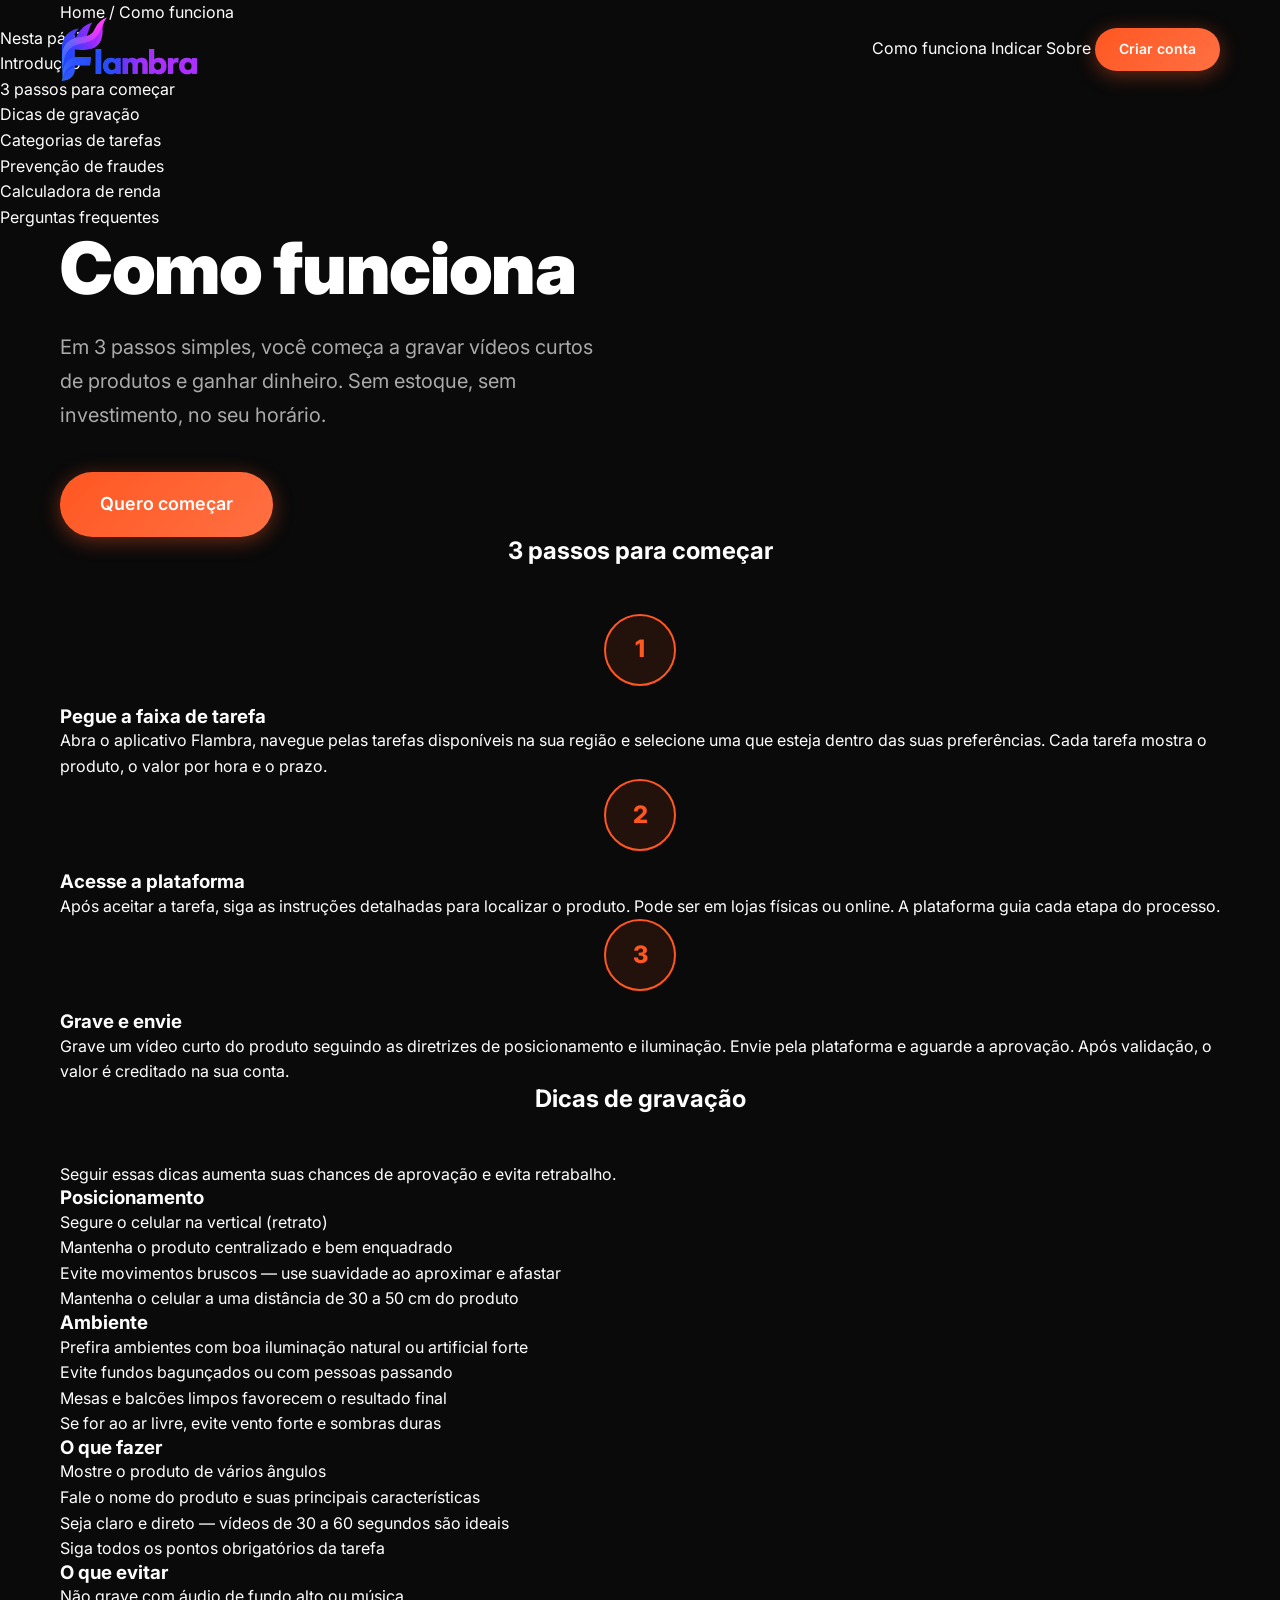
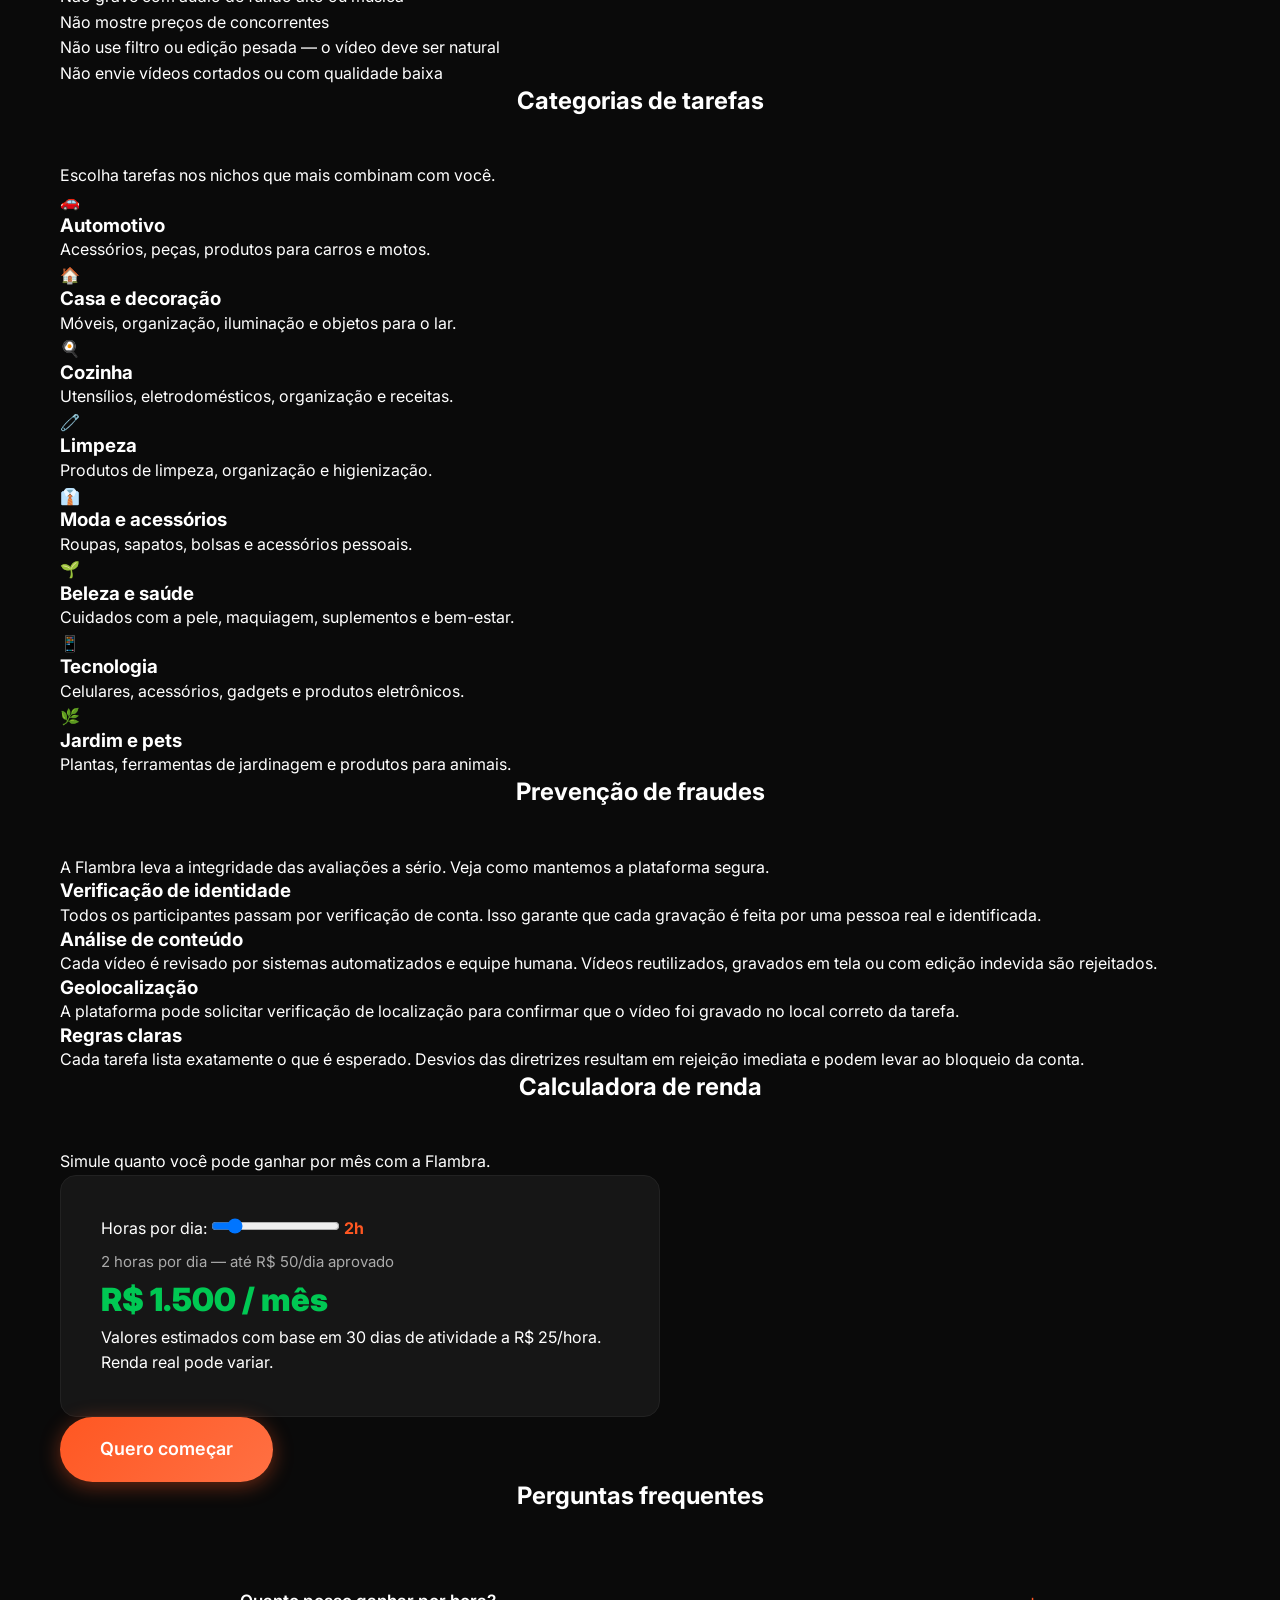
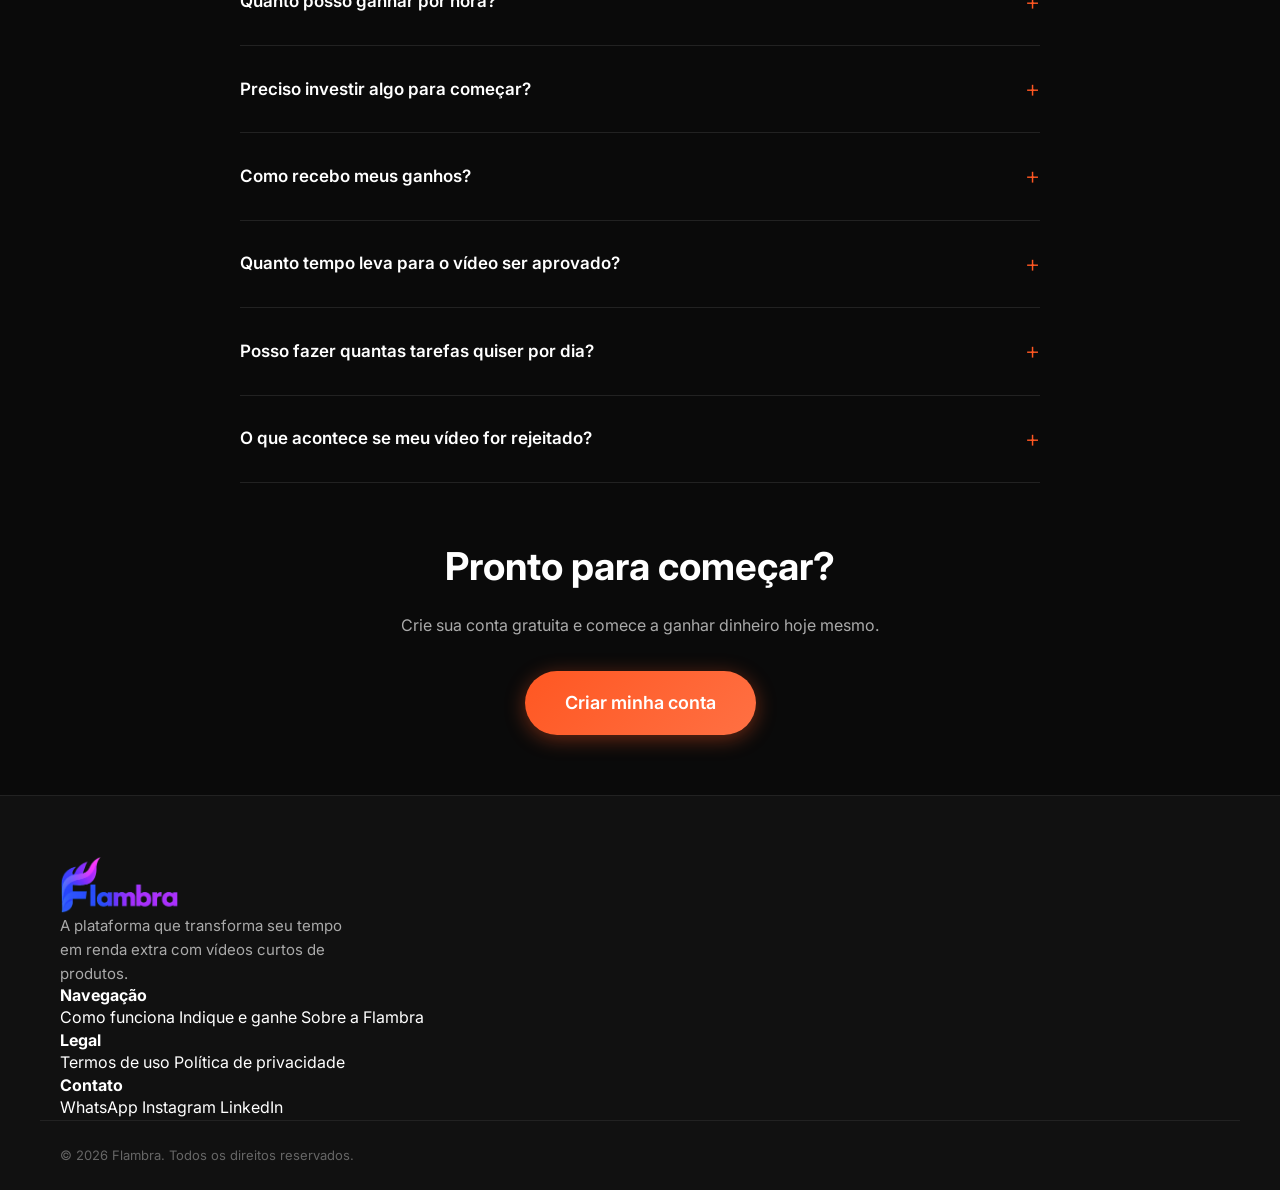
<file: como-funciona.html>
<!DOCTYPE html>
<html lang="pt-BR">
<head>
  <meta charset="UTF-8">
  <meta name="viewport" content="width=device-width, initial-scale=1.0">
  <meta http-equiv="X-UA-Compatible" content="IE=edge">
  <title>Como funciona a Flambra</title>
  <meta name="description" content="Descubra como funciona a Flambra: passo a passo para começar a gravar vídeos curtos de produtos e ganhar dinheiro. Dicas de gravação, categorias de tarefas e calculadora de renda.">
  <meta name="keywords" content="como funciona flambra, gravar vídeos, ganhar dinheiro, tarefas, produtos, renda extra">
  <meta name="author" content="Flambra">
  <meta name="robots" content="index, follow">
  <link rel="canonical" href="https://tarcisioprogramador.github.io/flambra/como-funciona.html">
  <meta property="og:type" content="website">
  <meta property="og:title" content="Como funciona a Flambra">
  <meta property="og:description" content="Passo a passo para começar a gravar e ganhar dinheiro com a Flambra.">
  <meta property="og:url" content="https://tarcisioprogramador.github.io/flambra/como-funciona.html">
  <meta property="og:site_name" content="Flambra">
  <meta property="og:locale" content="pt_BR">
  <meta name="twitter:card" content="summary_large_image">
  <meta name="twitter:title" content="Como funciona a Flambra">
  <meta name="twitter:description" content="Passo a passo para começar a gravar e ganhar dinheiro com a Flambra.">
  <link rel="icon" type="image/x-icon" href="assets/img/favicon.ico">
  <link rel="apple-touch-icon" href="assets/img/apple-icon.png">
  <link rel="stylesheet" href="assets/css/style.css">
  <script type="application/ld+json">
  {
    "@context": "https://schema.org",
    "@type": "WebSite",
    "name": "Flambra",
    "url": "https://tarcisioprogramador.github.io/flambra/",
    "potentialAction": {
      "@type": "SearchAction",
      "target": "https://tarcisioprogramador.github.io/flambra/buscar?q={search_term_string}",
      "query-input": "required name=search_term_string"
    }
  }
  </script>
  <script type="application/ld+json">
  {
    "@context": "https://schema.org",
    "@type": "HowTo",
    "name": "Como funciona a Flambra",
    "description": "Guia passo a passo de como usar a plataforma Flambra para gravar vídeos e ganhar dinheiro.",
    "step": [
      {
        "@type": "HowToStep",
        "name": "Pegue a faixa de tarefa",
        "text": "Abra o aplicativo e selecione uma tarefa disponível na sua região. Cada tarefa indica o produto e o tipo de vídeo necessário.",
        "position": 1
      },
      {
        "@type": "HowToStep",
        "name": "Acesse a plataforma",
        "text": "Siga as instruções da tarefa para encontrar o produto na loja ou online e grave o vídeo conforme as diretrizes.",
        "position": 2
      },
      {
        "@type": "HowToStep",
        "name": "Grave e envie",
        "text": "Grave o vídeo seguindo as dicas de posicionamento e ambiente. Envie pela plataforma e aguarde a aprovação.",
        "position": 3
      }
    ]
  }
  </script>
</head>
<body>
  <header class="site-header">
    <div class="container header-inner">
      <a href="index.html" class="logo">
        <img src="assets/img/flambra-wordmark-remastered.png" alt="Flambra" width="140" height="32">
      </a>
      <nav class="main-nav">
        <a href="como-funciona.html" class="active">Como funciona</a>
        <a href="indicar.html">Indicar</a>
        <a href="sobre.html">Sobre</a>
        <a href="https://app.flambra.com/?ref=D3D5653DFF&cadastro=1" class="btn btn-primary btn-sm" data-referral data-cta="header_cadastro">Criar conta</a>
      </nav>
      <button class="menu-toggle" aria-label="Abrir menu">
        <span></span><span></span><span></span>
      </button>
    </div>
    <nav class="mobile-nav">
      <a href="como-funciona.html" class="active">Como funciona</a>
      <a href="indicar.html">Indicar</a>
      <a href="sobre.html">Sobre</a>
      <a href="https://app.flambra.com/?ref=D3D5653DFF&cadastro=1" class="btn btn-primary" data-referral data-cta="mobile_cadastro">Criar conta</a>
    </nav>
  </header>

  <section class="breadcrumbs">
    <div class="container">
      <a href="index.html">Home</a>
      <span class="sep">/</span>
      <span class="current">Como funciona</span>
    </div>
  </section>

  <div class="layout with-sidebar">
    <aside class="toc-sidebar">
      <nav class="toc" aria-label="Índice da página">
        <p class="toc-title">Nesta página</p>
        <ul>
          <li><a href="#hero">Introdução</a></li>
          <li><a href="#passos">3 passos para começar</a></li>
          <li><a href="#dicas-gravacao">Dicas de gravação</a></li>
          <li><a href="#categorias">Categorias de tarefas</a></li>
          <li><a href="#fraude">Prevenção de fraudes</a></li>
          <li><a href="#calculadora">Calculadora de renda</a></li>
          <li><a href="#faq">Perguntas frequentes</a></li>
        </ul>
      </nav>
    </aside>

    <main class="page-content">

      <section id="hero" class="hero-section hero-inner">
        <div class="container">
          <h1 class="hero-title">Como funciona</h1>
          <p class="hero-subtitle">Em 3 passos simples, você começa a gravar vídeos curtos de produtos e ganhar dinheiro. Sem estoque, sem investimento, no seu horário.</p>
          <a href="https://app.flambra.com/?ref=D3D5653DFF&cadastro=1" class="btn btn-primary btn-lg" data-referral data-cta="como_hero">Quero começar</a>
        </div>
      </section>

      <section id="passos" class="section">
        <div class="container">
          <h2 class="section-title anim">3 passos para começar</h2>
          <div class="steps-grid">
            <div class="step-card anim">
              <div class="step-number">1</div>
              <h3 class="step-title">Pegue a faixa de tarefa</h3>
              <p>Abra o aplicativo Flambra, navegue pelas tarefas disponíveis na sua região e selecione uma que esteja dentro das suas preferências. Cada tarefa mostra o produto, o valor por hora e o prazo.</p>
            </div>
            <div class="step-card anim">
              <div class="step-number">2</div>
              <h3 class="step-title">Acesse a plataforma</h3>
              <p>Após aceitar a tarefa, siga as instruções detalhadas para localizar o produto. Pode ser em lojas físicas ou online. A plataforma guia cada etapa do processo.</p>
            </div>
            <div class="step-card anim">
              <div class="step-number">3</div>
              <h3 class="step-title">Grave e envie</h3>
              <p>Grave um vídeo curto do produto seguindo as diretrizes de posicionamento e iluminação. Envie pela plataforma e aguarde a aprovação. Após validação, o valor é creditado na sua conta.</p>
            </div>
          </div>
        </div>
      </section>

      <section id="dicas-gravacao" class="section section-alt">
        <div class="container">
          <h2 class="section-title anim">Dicas de gravação</h2>
          <p class="section-subtitle anim">Seguir essas dicas aumenta suas chances de aprovação e evita retrabalho.</p>

          <div class="tips-grid">
            <div class="tip-card anim">
              <h3>Posicionamento</h3>
              <ul>
                <li>Segure o celular na vertical (retrato)</li>
                <li>Mantenha o produto centralizado e bem enquadrado</li>
                <li>Evite movimentos bruscos — use suavidade ao aproximar e afastar</li>
                <li>Mantenha o celular a uma distância de 30 a 50 cm do produto</li>
              </ul>
            </div>
            <div class="tip-card anim">
              <h3>Ambiente</h3>
              <ul>
                <li>Prefira ambientes com boa iluminação natural ou artificial forte</li>
                <li>Evite fundos bagunçados ou com pessoas passando</li>
                <li>Mesas e balcões limpos favorecem o resultado final</li>
                <li>Se for ao ar livre, evite vento forte e sombras duras</li>
              </ul>
            </div>
            <div class="tip-card anim">
              <h3>O que fazer</h3>
              <ul>
                <li>Mostre o produto de vários ângulos</li>
                <li>Fale o nome do produto e suas principais características</li>
                <li>Seja claro e direto — vídeos de 30 a 60 segundos são ideais</li>
                <li>Siga todos os pontos obrigatórios da tarefa</li>
              </ul>
            </div>
            <div class="tip-card anim">
              <h3>O que evitar</h3>
              <ul>
                <li>Não grave com áudio de fundo alto ou música</li>
                <li>Não mostre preços de concorrentes</li>
                <li>Não use filtro ou edição pesada — o vídeo deve ser natural</li>
                <li>Não envie vídeos cortados ou com qualidade baixa</li>
              </ul>
            </div>
          </div>
        </div>
      </section>

      <section id="categorias" class="section">
        <div class="container">
          <h2 class="section-title anim">Categorias de tarefas</h2>
          <p class="section-subtitle anim">Escolha tarefas nos nichos que mais combinam com você.</p>
          <div class="categories-grid anim">
            <div class="category-card">
              <span class="category-icon">&#128663;</span>
              <h3>Automotivo</h3>
              <p>Acessórios, peças, produtos para carros e motos.</p>
            </div>
            <div class="category-card">
              <span class="category-icon">&#127968;</span>
              <h3>Casa e decoração</h3>
              <p>Móveis, organização, iluminação e objetos para o lar.</p>
            </div>
            <div class="category-card">
              <span class="category-icon">&#127859;</span>
              <h3>Cozinha</h3>
              <p>Utensílios, eletrodomésticos, organização e receitas.</p>
            </div>
            <div class="category-card">
              <span class="category-icon">&#129527;</span>
              <h3>Limpeza</h3>
              <p>Produtos de limpeza, organização e higienização.</p>
            </div>
            <div class="category-card">
              <span class="category-icon">&#128084;</span>
              <h3>Moda e acessórios</h3>
              <p>Roupas, sapatos, bolsas e acessórios pessoais.</p>
            </div>
            <div class="category-card">
              <span class="category-icon">&#127793;</span>
              <h3>Beleza e saúde</h3>
              <p>Cuidados com a pele, maquiagem, suplementos e bem-estar.</p>
            </div>
            <div class="category-card">
              <span class="category-icon">&#128241;</span>
              <h3>Tecnologia</h3>
              <p>Celulares, acessórios, gadgets e produtos eletrônicos.</p>
            </div>
            <div class="category-card">
              <span class="category-icon">&#127807;</span>
              <h3>Jardim e pets</h3>
              <p>Plantas, ferramentas de jardinagem e produtos para animais.</p>
            </div>
          </div>
        </div>
      </section>

      <section id="fraude" class="section section-alt">
        <div class="container">
          <h2 class="section-title anim">Prevenção de fraudes</h2>
          <p class="section-subtitle anim">A Flambra leva a integridade das avaliações a sério. Veja como mantemos a plataforma segura.</p>
          <div class="fraud-grid">
            <div class="fraud-card anim">
              <h3>Verificação de identidade</h3>
              <p>Todos os participantes passam por verificação de conta. Isso garante que cada gravação é feita por uma pessoa real e identificada.</p>
            </div>
            <div class="fraud-card anim">
              <h3>Análise de conteúdo</h3>
              <p>Cada vídeo é revisado por sistemas automatizados e equipe humana. Vídeos reutilizados, gravados em tela ou com edição indevida são rejeitados.</p>
            </div>
            <div class="fraud-card anim">
              <h3>Geolocalização</h3>
              <p>A plataforma pode solicitar verificação de localização para confirmar que o vídeo foi gravado no local correto da tarefa.</p>
            </div>
            <div class="fraud-card anim">
              <h3>Regras claras</h3>
              <p>Cada tarefa lista exatamente o que é esperado. Desvios das diretrizes resultam em rejeição imediata e podem levar ao bloqueio da conta.</p>
            </div>
          </div>
        </div>
      </section>

      <section id="calculadora" class="section">
        <div class="container">
          <h2 class="section-title anim">Calculadora de renda</h2>
          <p class="section-subtitle anim">Simule quanto você pode ganhar por mês com a Flambra.</p>
          <div class="calculator anim">
            <div class="calc-row">
              <label>Horas por dia:</label>
              <input type="range" class="earn-hours" min="1" max="8" value="2">
              <span class="earn-hours-val calc-display">2h</span>
            </div>
            <div class="calc-output">
              <p class="calc-daily earn-daily">2 horas por dia — até R$ 50/dia aprovado</p>
              <p class="calc-result earn-result">R$ 1.500 / mês</p>
            </div>
            <p class="calc-note">Valores estimados com base em 30 dias de atividade a R$ 25/hora. Renda real pode variar.</p>
          </div>
          <div class="cta-center anim">
            <a href="https://app.flambra.com/?ref=D3D5653DFF&cadastro=1" class="btn btn-primary btn-lg" data-referral data-cta="como_calc">Quero começar</a>
          </div>
        </div>
      </section>

      <section id="faq" class="section section-alt">
        <div class="container">
          <h2 class="section-title anim">Perguntas frequentes</h2>
          <div class="faq-list">
            <details class="faq-item anim">
              <summary>Quanto posso ganhar por hora?</summary>
              <p>A Flambra paga até <strong>R$ 25 por hora</strong> de tarefa concluída e aprovada. O valor exato pode variar conforme a categoria e complexidade da tarefa.</p>
            </details>
            <details class="faq-item anim">
              <summary>Preciso investir algo para começar?</summary>
              <p>Não. Não há taxa de inscrição, nem necessidade de comprar equipamento específico. Basta um smartphone com câmera funcional.</p>
            </details>
            <details class="faq-item anim">
              <summary>Como recebo meus ganhos?</summary>
              <p>Os valores são creditados na sua conta Flambra e podem ser transferidos para sua conta bancária ou Pix conforme o saldo mínimo para saque.</p>
            </details>
            <details class="faq-item anim">
              <summary>Quanto tempo leva para o vídeo ser aprovado?</summary>
              <p>A aprovação geralmente ocorre em até 48 horas após o envio. Em períodos de alta demanda, pode levar até 72 horas.</p>
            </details>
            <details class="faq-item anim">
              <summary>Posso fazer quantas tarefas quiser por dia?</summary>
              <p>Sim. Não há limite de tarefas diárias. Quanto mais tarefas você completar, maior será sua renda mensal.</p>
            </details>
            <details class="faq-item anim">
              <summary>O que acontece se meu vídeo for rejeitado?</summary>
              <p>Você recebe o motivo da rejeição e pode refazer o vídeo dentro do prazo da tarefa. Tarefas com múltiplas rejeições seguidas podem resultar em suspensão temporária.</p>
            </details>
          </div>
        </div>
      </section>

      <section class="section cta-bottom">
        <div class="container cta-center">
          <h2 class="section-title anim">Pronto para começar?</h2>
          <p class="section-subtitle anim">Crie sua conta gratuita e comece a ganhar dinheiro hoje mesmo.</p>
          <a href="https://app.flambra.com/?ref=D3D5653DFF&cadastro=1" class="btn btn-primary btn-lg" data-referral data-cta="como_bottom">Criar minha conta</a>
        </div>
      </section>

    </main>
  </div>

  <footer class="site-footer">
    <div class="container footer-inner">
      <div class="footer-brand">
        <img src="assets/img/flambra-wordmark-remastered.png" alt="Flambra" width="120" height="28">
        <p>A plataforma que transforma seu tempo em renda extra com vídeos curtos de produtos.</p>
      </div>
      <div class="footer-links">
        <h4>Navegação</h4>
        <a href="como-funciona.html">Como funciona</a>
        <a href="indicar.html">Indique e ganhe</a>
        <a href="sobre.html">Sobre a Flambra</a>
      </div>
      <div class="footer-links">
        <h4>Legal</h4>
        <a href="#">Termos de uso</a>
        <a href="#">Política de privacidade</a>
      </div>
      <div class="footer-links">
        <h4>Contato</h4>
        <a href="https://wa.me/5562999999999" target="_blank" rel="noopener noreferrer">WhatsApp</a>
        <a href="https://www.instagram.com/flambra.app/" target="_blank" rel="noopener noreferrer">Instagram</a>
        <a href="https://br.linkedin.com/company/flambra" target="_blank" rel="noopener noreferrer">LinkedIn</a>
      </div>
    </div>
    <div class="container footer-bottom">
      <p>&copy; 2026 Flambra. Todos os direitos reservados.</p>
    </div>
  </footer>

  <script src="assets/js/config.js"></script>
  <script src="assets/js/main.js"></script>
</body>
</html>
</file>
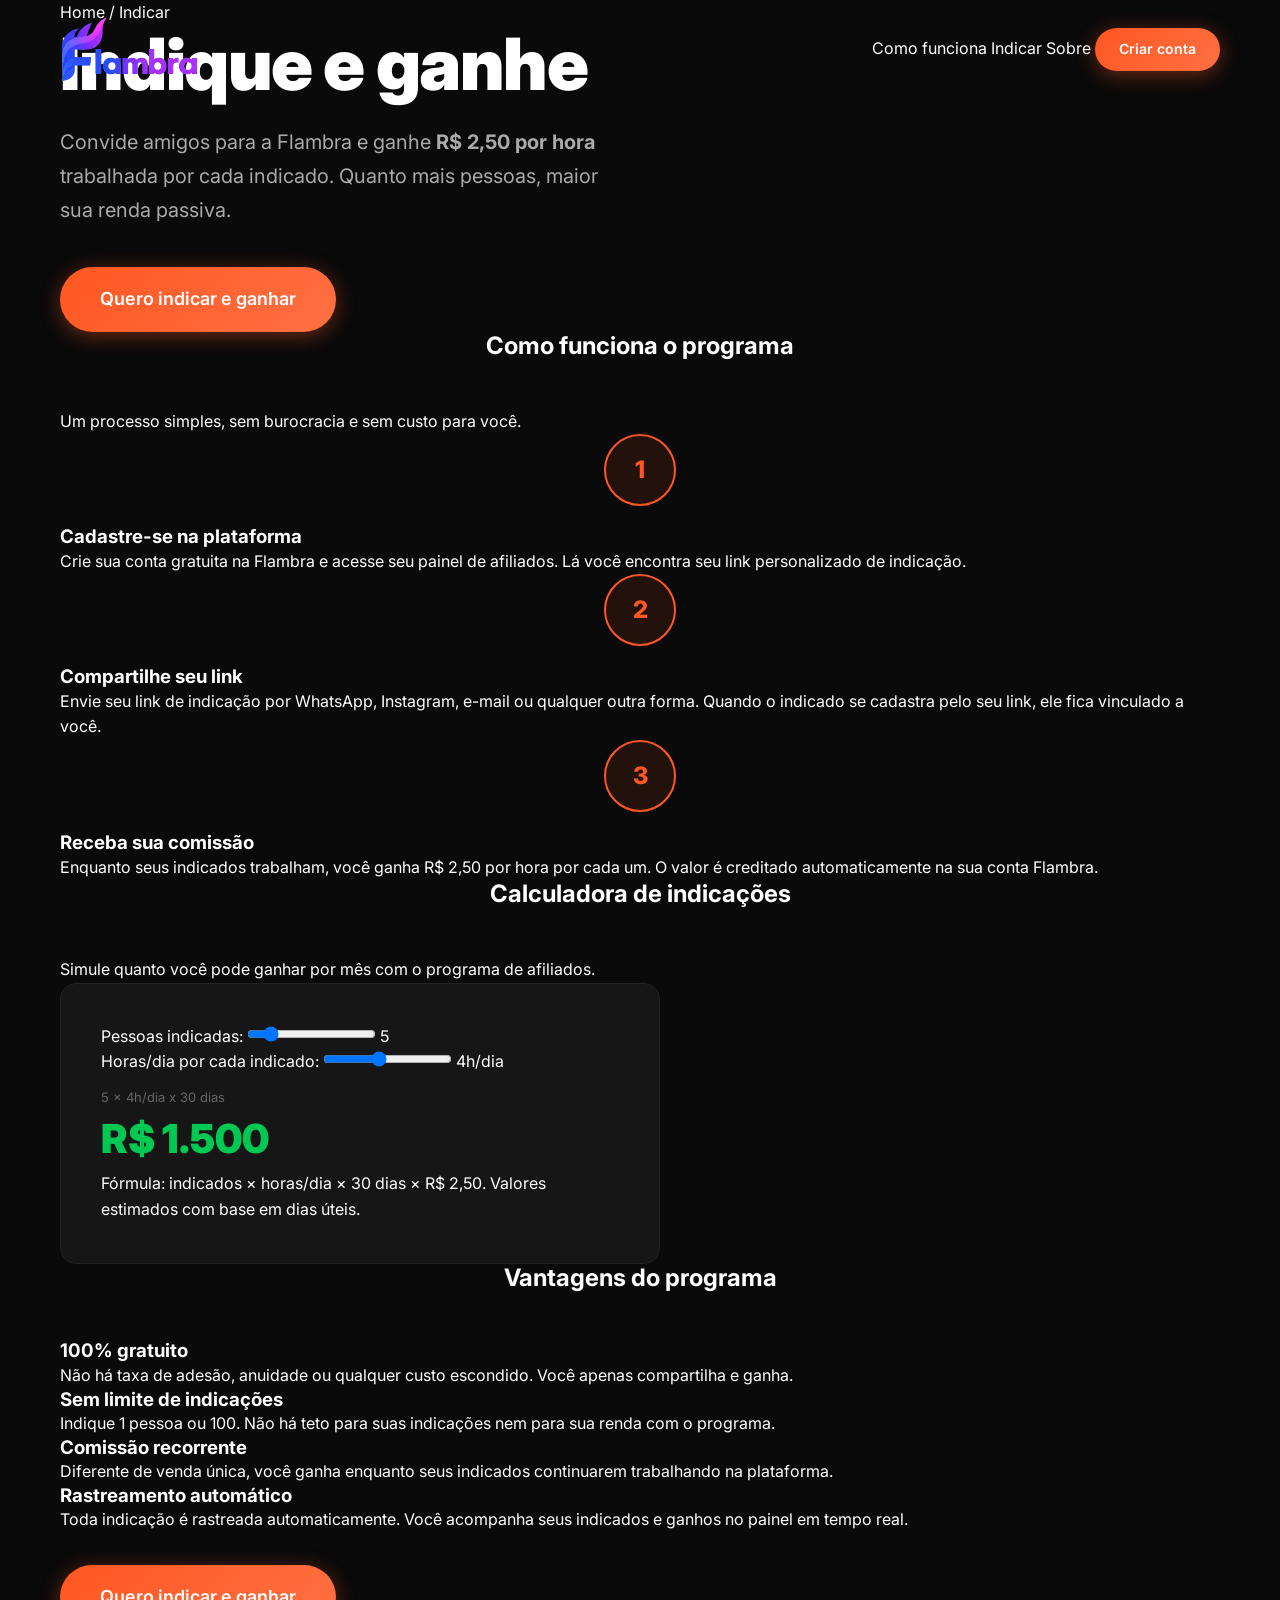
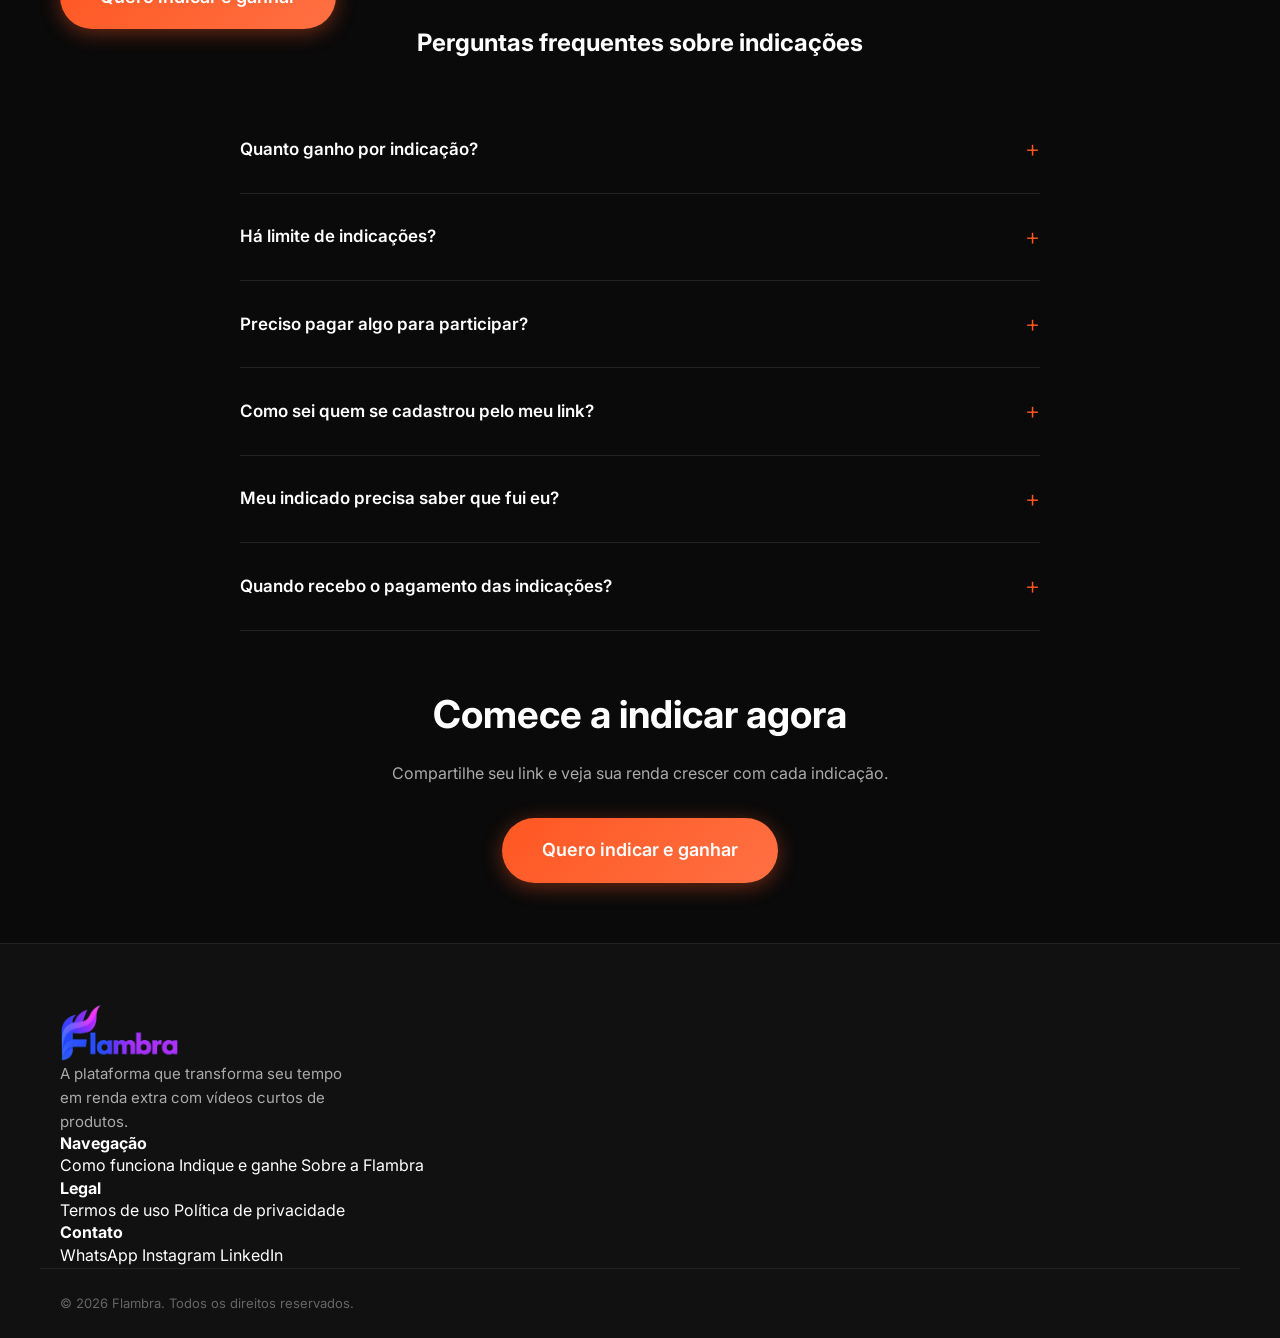
<file: indicar.html>
<!DOCTYPE html>
<html lang="pt-BR">
<head>
  <meta charset="UTF-8">
  <meta name="viewport" content="width=device-width, initial-scale=1.0">
  <meta http-equiv="X-UA-Compatible" content="IE=edge">
  <title>Indique e Ganhe - Programa de Afiliados Flambra</title>
  <meta name="description" content="Indique amigos para a Flambra e ganhe R$ 2,50 por hora trabalhada por cada indicado. Programa de afiliados sem custo e sem limite de indicações.">
  <meta name="keywords" content="programa de afiliados flambra, indicar e ganhar, renda extra, indicação, comissão afiliados">
  <meta name="author" content="Flambra">
  <meta name="robots" content="index, follow">
  <link rel="canonical" href="https://tarcisioprogramador.github.io/flambra/indicar.html">
  <meta property="og:type" content="website">
  <meta property="og:title" content="Indique e Ganhe - Programa de Afiliados Flambra">
  <meta property="og:description" content="Indique amigos e ganhe R$ 2,50 por hora trabalhada por cada indicado. Sem custo, sem limite.">
  <meta property="og:url" content="https://tarcisioprogramador.github.io/flambra/indicar.html">
  <meta property="og:site_name" content="Flambra">
  <meta property="og:locale" content="pt_BR">
  <meta name="twitter:card" content="summary_large_image">
  <meta name="twitter:title" content="Indique e Ganhe - Programa de Afiliados Flambra">
  <meta name="twitter:description" content="Indique amigos e ganhe R$ 2,50 por hora trabalhada por cada indicado.">
  <link rel="icon" type="image/x-icon" href="assets/img/favicon.ico">
  <link rel="apple-touch-icon" href="assets/img/apple-icon.png">
  <link rel="stylesheet" href="assets/css/style.css">
  <script type="application/ld+json">
  {
    "@context": "https://schema.org",
    "@type": "WebSite",
    "name": "Flambra",
    "url": "https://tarcisioprogramador.github.io/flambra/",
    "potentialAction": {
      "@type": "SearchAction",
      "target": "https://tarcisioprogramador.github.io/flambra/buscar?q={search_term_string}",
      "query-input": "required name=search_term_string"
    }
  }
  </script>
  <script type="application/ld+json">
  {
    "@context": "https://schema.org",
    "@type": "FAQPage",
    "mainEntity": [
      {
        "@type": "Question",
        "name": "Quanto ganho por indicação?",
        "acceptedAnswer": {
          "@type": "Answer",
          "text": "Você ganha R$ 2,50 por cada hora trabalhada por cada pessoa que você indicar e que for aprovada na plataforma."
        }
      },
      {
        "@type": "Question",
        "name": "Há limite de indicações?",
        "acceptedAnswer": {
          "@type": "Answer",
          "text": "Não há limite. Quanto mais pessoas você indicar, maior será sua renda mensal com o programa de afiliados."
        }
      },
      {
        "@type": "Question",
        "name": "Preciso pagar algo para participar?",
        "acceptedAnswer": {
          "@type": "Answer",
          "text": "Não. O programa de afiliados é totalmente gratuito. Você apenas compartilha seu link e recebe comissão quando seus indicados trabalham."
        }
      }
    ]
  }
  </script>
</head>
<body>
  <header class="site-header">
    <div class="container header-inner">
      <a href="index.html" class="logo">
        <img src="assets/img/flambra-wordmark-remastered.png" alt="Flambra" width="140" height="32">
      </a>
      <nav class="main-nav">
        <a href="como-funciona.html">Como funciona</a>
        <a href="indicar.html" class="active">Indicar</a>
        <a href="sobre.html">Sobre</a>
        <a href="https://app.flambra.com/?ref=D3D5653DFF&cadastro=1" class="btn btn-primary btn-sm" data-referral data-cta="header_cadastro">Criar conta</a>
      </nav>
      <button class="menu-toggle" aria-label="Abrir menu">
        <span></span><span></span><span></span>
      </button>
    </div>
    <nav class="mobile-nav">
      <a href="como-funciona.html">Como funciona</a>
      <a href="indicar.html" class="active">Indicar</a>
      <a href="sobre.html">Sobre</a>
      <a href="https://app.flambra.com/?ref=D3D5653DFF&cadastro=1" class="btn btn-primary" data-referral data-cta="mobile_cadastro">Criar conta</a>
    </nav>
  </header>

  <section class="breadcrumbs">
    <div class="container">
      <a href="index.html">Home</a>
      <span class="sep">/</span>
      <span class="current">Indicar</span>
    </div>
  </section>

  <main class="page-content">

    <section id="hero" class="hero-section hero-inner">
      <div class="container">
        <h1 class="hero-title">Indique e ganhe</h1>
        <p class="hero-subtitle">Convide amigos para a Flambra e ganhe <strong>R$ 2,50 por hora</strong> trabalhada por cada indicado. Quanto mais pessoas, maior sua renda passiva.</p>
        <a href="https://app.flambra.com/?ref=D3D5653DFF&cadastro=1" class="btn btn-primary btn-lg" data-referral data-cta="indicar_hero">Quero indicar e ganhar</a>
      </div>
    </section>

    <section class="section">
      <div class="container">
        <h2 class="section-title anim">Como funciona o programa</h2>
        <p class="section-subtitle anim">Um processo simples, sem burocracia e sem custo para você.</p>
        <div class="steps-grid">
          <div class="step-card anim">
            <div class="step-number">1</div>
            <h3 class="step-title">Cadastre-se na plataforma</h3>
            <p>Crie sua conta gratuita na Flambra e acesse seu painel de afiliados. Lá você encontra seu link personalizado de indicação.</p>
          </div>
          <div class="step-card anim">
            <div class="step-number">2</div>
            <h3 class="step-title">Compartilhe seu link</h3>
            <p>Envie seu link de indicação por WhatsApp, Instagram, e-mail ou qualquer outra forma. Quando o indicado se cadastra pelo seu link, ele fica vinculado a você.</p>
          </div>
          <div class="step-card anim">
            <div class="step-number">3</div>
            <h3 class="step-title">Receba sua comissão</h3>
            <p>Enquanto seus indicados trabalham, você ganha R$ 2,50 por hora por cada um. O valor é creditado automaticamente na sua conta Flambra.</p>
          </div>
        </div>
      </div>
    </section>

    <section class="section section-alt">
      <div class="container">
        <h2 class="section-title anim">Calculadora de indicações</h2>
        <p class="section-subtitle anim">Simule quanto você pode ganhar por mês com o programa de afiliados.</p>
        <div class="calculator anim">
          <div class="calc-row">
            <label>Pessoas indicadas:</label>
            <input type="range" class="calc-people" min="1" max="30" value="5">
            <span class="calc-people-val calc-display">5</span>
          </div>
          <div class="calc-row">
            <label>Horas/dia por cada indicado:</label>
            <input type="range" class="calc-hours" min="1" max="8" value="4">
            <span class="calc-hours-val calc-display">4h/dia</span>
          </div>
          <div class="calc-output">
            <p class="calc-formula">5 x 4h/dia x 30 dias</p>
            <p class="calc-result calc-display">R$ 1.500</p>
          </div>
          <p class="calc-note">Fórmula: indicados × horas/dia × 30 dias × R$ 2,50. Valores estimados com base em dias úteis.</p>
        </div>
      </div>
    </section>

    <section class="section">
      <div class="container">
        <h2 class="section-title anim">Vantagens do programa</h2>
        <div class="benefits-grid anim">
          <div class="benefit-card">
            <h3>100% gratuito</h3>
            <p>Não há taxa de adesão, anuidade ou qualquer custo escondido. Você apenas compartilha e ganha.</p>
          </div>
          <div class="benefit-card">
            <h3>Sem limite de indicações</h3>
            <p>Indique 1 pessoa ou 100. Não há teto para suas indicações nem para sua renda com o programa.</p>
          </div>
          <div class="benefit-card">
            <h3>Comissão recorrente</h3>
            <p>Diferente de venda única, você ganha enquanto seus indicados continuarem trabalhando na plataforma.</p>
          </div>
          <div class="benefit-card">
            <h3>Rastreamento automático</h3>
            <p>Toda indicação é rastreada automaticamente. Você acompanha seus indicados e ganhos no painel em tempo real.</p>
          </div>
        </div>
        <div class="cta-center anim" style="margin-top: 2rem;">
          <a href="https://app.flambra.com/?ref=D3D5653DFF&cadastro=1" class="btn btn-primary btn-lg" data-referral data-cta="indicar_benefits">Quero indicar e ganhar</a>
        </div>
      </div>
    </section>

    <section class="section section-alt">
      <div class="container">
        <h2 class="section-title anim">Perguntas frequentes sobre indicações</h2>
        <div class="faq-list">
          <details class="faq-item anim">
            <summary>Quanto ganho por indicação?</summary>
            <p>Você ganha <strong>R$ 2,50 por cada hora trabalhada</strong> por cada pessoa que você indicar e que for aprovada na plataforma. Se seu indicado trabalhar 4 horas por dia, você ganha R$ 10,00 por dia com ele.</p>
          </details>
          <details class="faq-item anim">
            <summary>Há limite de indicações?</summary>
            <p>Não há limite. Quanto mais pessoas você indicar, maior será sua renda mensal com o programa de afiliados. Não existe teto.</p>
          </details>
          <details class="faq-item anim">
            <summary>Preciso pagar algo para participar?</summary>
            <p>Não. O programa de afiliados é totalmente gratuito. Você apenas compartilha seu link e recebe comissão quando seus indicados trabalham.</p>
          </details>
          <details class="faq-item anim">
            <summary>Como sei quem se cadastrou pelo meu link?</summary>
            <p>No seu painel de afiliados, você visualiza em tempo real todas as pessoas que se cadastraram através do seu link, juntamente com as horas trabalhadas e o valor acumulado.</p>
          </details>
          <details class="faq-item anim">
            <summary>Meu indicado precisa saber que fui eu?</summary>
            <p>Não necessariamente. O vínculo é feito automaticamente pelo link. Porém, incentivar seus indicados a trabalhar ativamente aumenta sua renda com o programa.</p>
          </details>
          <details class="faq-item anim">
            <summary>Quando recebo o pagamento das indicações?</summary>
            <p>Os valores são creditados na sua conta Flambra assim que as horas dos seus indicados são validadas. Você pode solicitar o saque conforme o saldo mínimo disponível.</p>
          </details>
        </div>
      </div>
    </section>

    <section class="section cta-bottom">
      <div class="container cta-center">
        <h2 class="section-title anim">Comece a indicar agora</h2>
        <p class="section-subtitle anim">Compartilhe seu link e veja sua renda crescer com cada indicação.</p>
        <a href="https://app.flambra.com/?ref=D3D5653DFF&cadastro=1" class="btn btn-primary btn-lg" data-referral data-cta="indicar_bottom">Quero indicar e ganhar</a>
      </div>
    </section>

  </main>

  <footer class="site-footer">
    <div class="container footer-inner">
      <div class="footer-brand">
        <img src="assets/img/flambra-wordmark-remastered.png" alt="Flambra" width="120" height="28">
        <p>A plataforma que transforma seu tempo em renda extra com vídeos curtos de produtos.</p>
      </div>
      <div class="footer-links">
        <h4>Navegação</h4>
        <a href="como-funciona.html">Como funciona</a>
        <a href="indicar.html">Indique e ganhe</a>
        <a href="sobre.html">Sobre a Flambra</a>
      </div>
      <div class="footer-links">
        <h4>Legal</h4>
        <a href="#">Termos de uso</a>
        <a href="#">Política de privacidade</a>
      </div>
      <div class="footer-links">
        <h4>Contato</h4>
        <a href="https://wa.me/5562999999999" target="_blank" rel="noopener noreferrer">WhatsApp</a>
        <a href="https://www.instagram.com/flambra.app/" target="_blank" rel="noopener noreferrer">Instagram</a>
        <a href="https://br.linkedin.com/company/flambra" target="_blank" rel="noopener noreferrer">LinkedIn</a>
      </div>
    </div>
    <div class="container footer-bottom">
      <p>&copy; 2026 Flambra. Todos os direitos reservados.</p>
    </div>
  </footer>

  <script src="assets/js/config.js"></script>
  <script src="assets/js/main.js"></script>
</body>
</html>
</file>
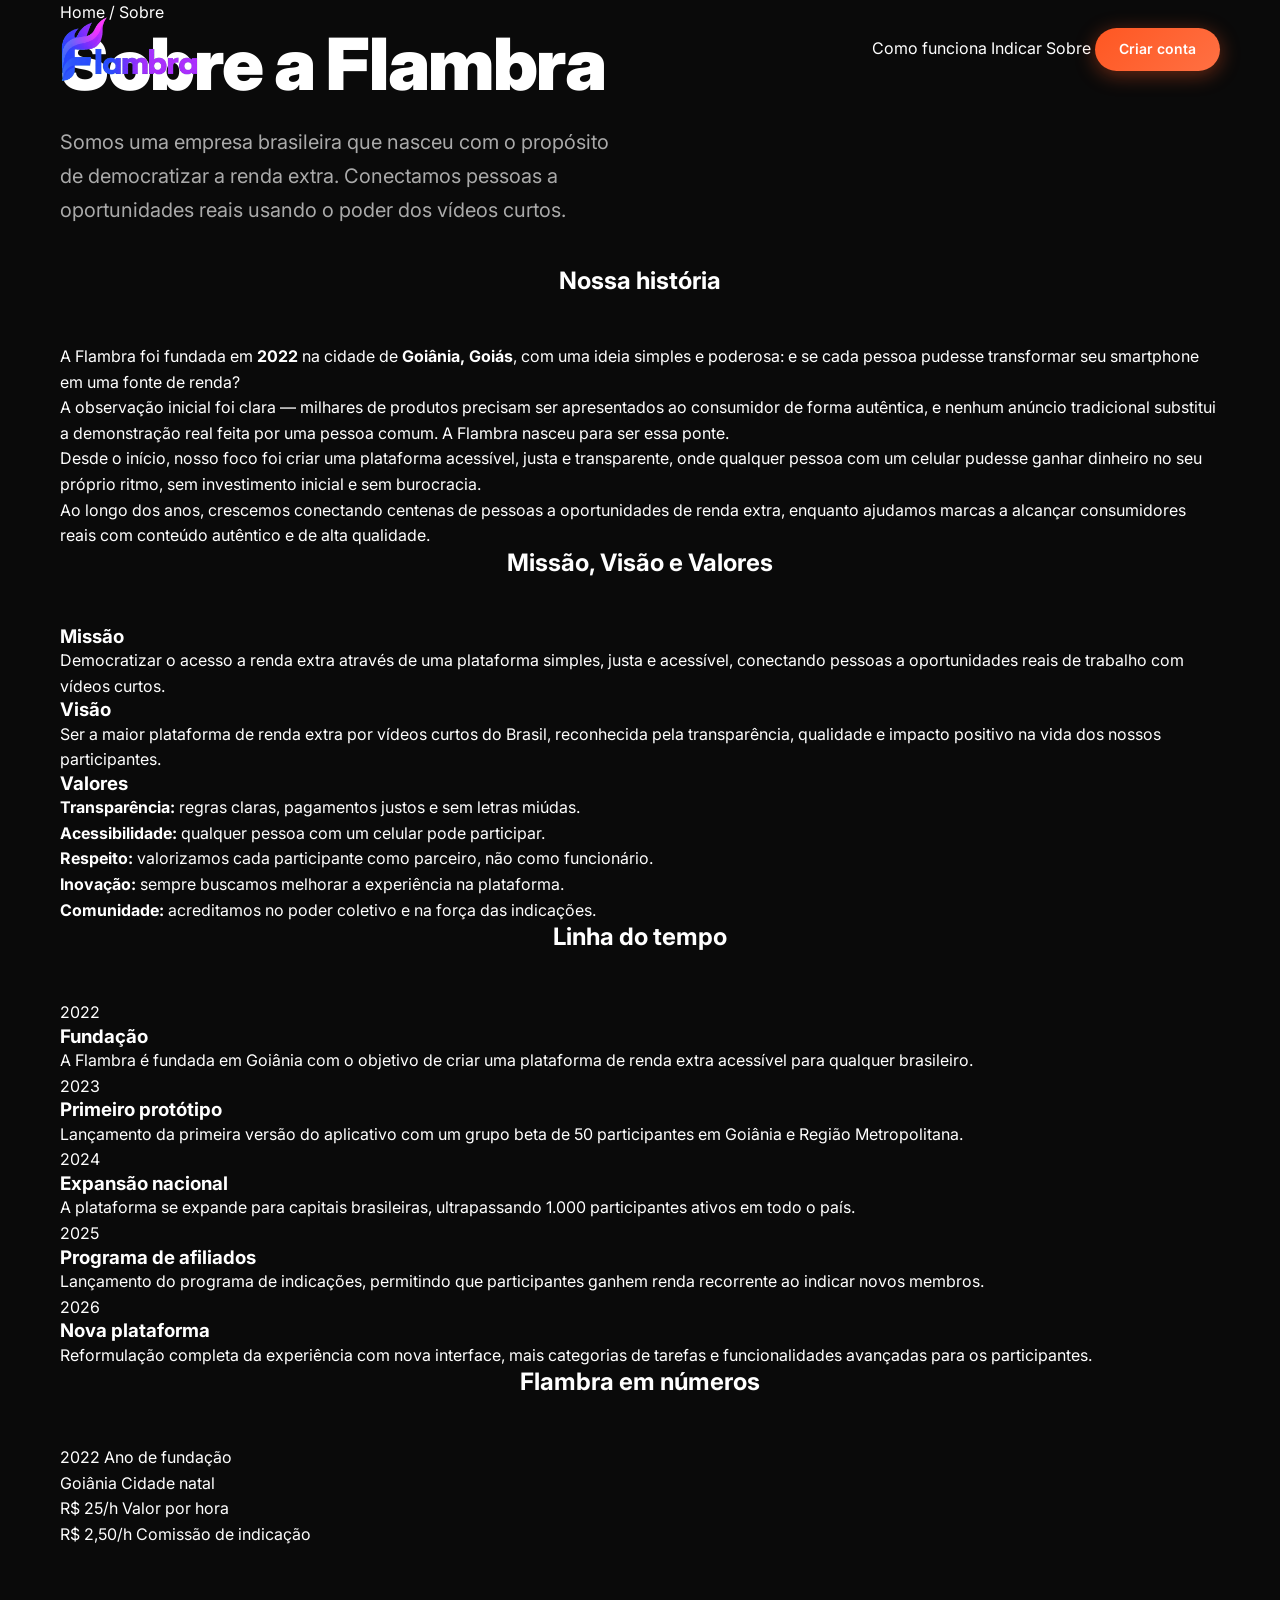
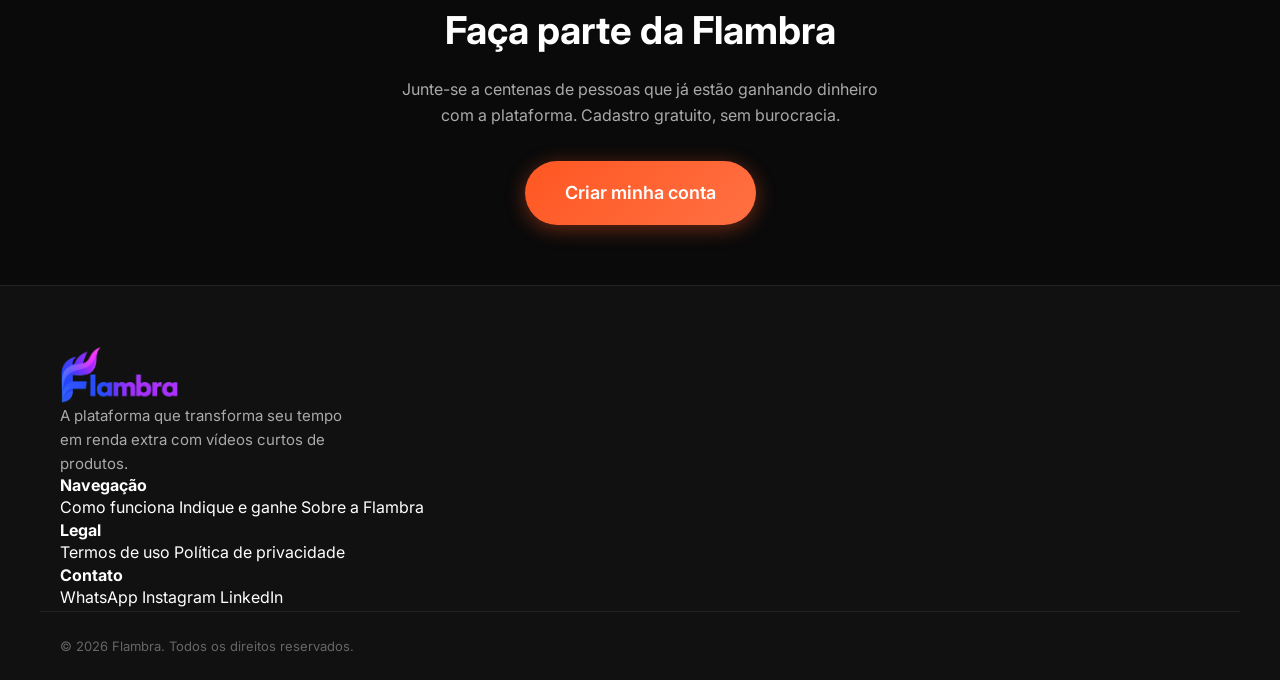
<file: sobre.html>
<!DOCTYPE html>
<html lang="pt-BR">
<head>
  <meta charset="UTF-8">
  <meta name="viewport" content="width=device-width, initial-scale=1.0">
  <meta http-equiv="X-UA-Compatible" content="IE=edge">
  <title>Sobre a Flambra</title>
  <meta name="description" content="Conheça a história da Flambra: empresa brasileira fundada em 2022 em Goiânia que conecta pessoas a oportunidades de renda extra através de vídeos curtos de produtos.">
  <meta name="keywords" content="sobre flambra, história flambra, empresa, goiânia, renda extra, vídeo curto">
  <meta name="author" content="Flambra">
  <meta name="robots" content="index, follow">
  <link rel="canonical" href="https://tarcisioprogramador.github.io/flambra/sobre.html">
  <meta property="og:type" content="website">
  <meta property="og:title" content="Sobre a Flambra">
  <meta property="og:description" content="Conheça a história da Flambra: empresa brasileira de renda extra com vídeos curtos.">
  <meta property="og:url" content="https://tarcisioprogramador.github.io/flambra/sobre.html">
  <meta property="og:site_name" content="Flambra">
  <meta property="og:locale" content="pt_BR">
  <meta name="twitter:card" content="summary_large_image">
  <meta name="twitter:title" content="Sobre a Flambra">
  <meta name="twitter:description" content="Conheça a história da Flambra: empresa brasileira de renda extra com vídeos curtos.">
  <link rel="icon" type="image/x-icon" href="assets/img/favicon.ico">
  <link rel="apple-touch-icon" href="assets/img/apple-icon.png">
  <link rel="stylesheet" href="assets/css/style.css">
  <script type="application/ld+json">
  {
    "@context": "https://schema.org",
    "@type": "WebSite",
    "name": "Flambra",
    "url": "https://tarcisioprogramador.github.io/flambra/",
    "potentialAction": {
      "@type": "SearchAction",
      "target": "https://tarcisioprogramador.github.io/flambra/buscar?q={search_term_string}",
      "query-input": "required name=search_term_string"
    }
  }
  </script>
  <script type="application/ld+json">
  {
    "@context": "https://schema.org",
    "@type": "Organization",
    "name": "Flambra",
    "url": "https://tarcisioprogramador.github.io/flambra/",
    "logo": "https://tarcisioprogramador.github.io/flambra/assets/img/flambra-wordmark-remastered.png",
    "description": "Plataforma brasileira que conecta pessoas a oportunidades de renda extra através de vídeos curtos de produtos.",
    "foundingDate": "2022",
    "address": {
      "@type": "PostalAddress",
      "addressLocality": "Goiânia",
      "addressRegion": "GO",
      "addressCountry": "BR"
    },
    "sameAs": [
      "https://www.instagram.com/flambra.app/",
      "https://br.linkedin.com/company/flambra"
    ]
  }
  </script>
</head>
<body>
  <header class="site-header">
    <div class="container header-inner">
      <a href="index.html" class="logo">
        <img src="assets/img/flambra-wordmark-remastered.png" alt="Flambra" width="140" height="32">
      </a>
      <nav class="main-nav">
        <a href="como-funciona.html">Como funciona</a>
        <a href="indicar.html">Indicar</a>
        <a href="sobre.html" class="active">Sobre</a>
        <a href="https://app.flambra.com/?ref=D3D5653DFF&cadastro=1" class="btn btn-primary btn-sm" data-referral data-cta="header_cadastro">Criar conta</a>
      </nav>
      <button class="menu-toggle" aria-label="Abrir menu">
        <span></span><span></span><span></span>
      </button>
    </div>
    <nav class="mobile-nav">
      <a href="como-funciona.html">Como funciona</a>
      <a href="indicar.html">Indicar</a>
      <a href="sobre.html" class="active">Sobre</a>
      <a href="https://app.flambra.com/?ref=D3D5653DFF&cadastro=1" class="btn btn-primary" data-referral data-cta="mobile_cadastro">Criar conta</a>
    </nav>
  </header>

  <section class="breadcrumbs">
    <div class="container">
      <a href="index.html">Home</a>
      <span class="sep">/</span>
      <span class="current">Sobre</span>
    </div>
  </section>

  <main class="page-content">

    <section id="hero" class="hero-section hero-inner">
      <div class="container">
        <h1 class="hero-title">Sobre a Flambra</h1>
        <p class="hero-subtitle">Somos uma empresa brasileira que nasceu com o propósito de democratizar a renda extra. Conectamos pessoas a oportunidades reais usando o poder dos vídeos curtos.</p>
      </div>
    </section>

    <section class="section">
      <div class="container">
        <h2 class="section-title anim">Nossa história</h2>
        <div class="about-story anim">
          <p>A Flambra foi fundada em <strong>2022</strong> na cidade de <strong>Goiânia, Goiás</strong>, com uma ideia simples e poderosa: e se cada pessoa pudesse transformar seu smartphone em uma fonte de renda?</p>
          <p>A observação inicial foi clara — milhares de produtos precisam ser apresentados ao consumidor de forma autêntica, e nenhum anúncio tradicional substitui a demonstração real feita por uma pessoa comum. A Flambra nasceu para ser essa ponte.</p>
          <p>Desde o início, nosso foco foi criar uma plataforma acessível, justa e transparente, onde qualquer pessoa com um celular pudesse ganhar dinheiro no seu próprio ritmo, sem investimento inicial e sem burocracia.</p>
          <p>Ao longo dos anos, crescemos conectando centenas de pessoas a oportunidades de renda extra, enquanto ajudamos marcas a alcançar consumidores reais com conteúdo autêntico e de alta qualidade.</p>
        </div>
      </div>
    </section>

    <section class="section section-alt">
      <div class="container">
        <h2 class="section-title anim">Missão, Visão e Valores</h2>
        <div class="mvv-grid">
          <div class="mvv-card anim">
            <h3>Missão</h3>
            <p>Democratizar o acesso a renda extra através de uma plataforma simples, justa e acessível, conectando pessoas a oportunidades reais de trabalho com vídeos curtos.</p>
          </div>
          <div class="mvv-card anim">
            <h3>Visão</h3>
            <p>Ser a maior plataforma de renda extra por vídeos curtos do Brasil, reconhecida pela transparência, qualidade e impacto positivo na vida dos nossos participantes.</p>
          </div>
          <div class="mvv-card anim">
            <h3>Valores</h3>
            <ul>
              <li><strong>Transparência:</strong> regras claras, pagamentos justos e sem letras miúdas.</li>
              <li><strong>Acessibilidade:</strong> qualquer pessoa com um celular pode participar.</li>
              <li><strong>Respeito:</strong> valorizamos cada participante como parceiro, não como funcionário.</li>
              <li><strong>Inovação:</strong> sempre buscamos melhorar a experiência na plataforma.</li>
              <li><strong>Comunidade:</strong> acreditamos no poder coletivo e na força das indicações.</li>
            </ul>
          </div>
        </div>
      </div>
    </section>

    <section class="section">
      <div class="container">
        <h2 class="section-title anim">Linha do tempo</h2>
        <div class="timeline">
          <div class="timeline-item anim">
            <div class="timeline-dot"></div>
            <div class="timeline-content">
              <span class="timeline-year">2022</span>
              <h3>Fundação</h3>
              <p>A Flambra é fundada em Goiânia com o objetivo de criar uma plataforma de renda extra acessível para qualquer brasileiro.</p>
            </div>
          </div>
          <div class="timeline-item anim">
            <div class="timeline-dot"></div>
            <div class="timeline-content">
              <span class="timeline-year">2023</span>
              <h3>Primeiro protótipo</h3>
              <p>Lançamento da primeira versão do aplicativo com um grupo beta de 50 participantes em Goiânia e Região Metropolitana.</p>
            </div>
          </div>
          <div class="timeline-item anim">
            <div class="timeline-dot"></div>
            <div class="timeline-content">
              <span class="timeline-year">2024</span>
              <h3>Expansão nacional</h3>
              <p>A plataforma se expande para capitais brasileiras, ultrapassando 1.000 participantes ativos em todo o país.</p>
            </div>
          </div>
          <div class="timeline-item anim">
            <div class="timeline-dot"></div>
            <div class="timeline-content">
              <span class="timeline-year">2025</span>
              <h3>Programa de afiliados</h3>
              <p>Lançamento do programa de indicações, permitindo que participantes ganhem renda recorrente ao indicar novos membros.</p>
            </div>
          </div>
          <div class="timeline-item anim">
            <div class="timeline-dot"></div>
            <div class="timeline-content">
              <span class="timeline-year">2026</span>
              <h3>Nova plataforma</h3>
              <p>Reformulação completa da experiência com nova interface, mais categorias de tarefas e funcionalidades avançadas para os participantes.</p>
            </div>
          </div>
        </div>
      </div>
    </section>

    <section class="section section-alt">
      <div class="container">
        <h2 class="section-title anim">Flambra em números</h2>
        <div class="stats-grid anim">
          <div class="stat-card">
            <span class="stat-number">2022</span>
            <span class="stat-label">Ano de fundação</span>
          </div>
          <div class="stat-card">
            <span class="stat-number">Goiânia</span>
            <span class="stat-label">Cidade natal</span>
          </div>
          <div class="stat-card">
            <span class="stat-number">R$ 25/h</span>
            <span class="stat-label">Valor por hora</span>
          </div>
          <div class="stat-card">
            <span class="stat-number">R$ 2,50/h</span>
            <span class="stat-label">Comissão de indicação</span>
          </div>
        </div>
      </div>
    </section>

    <section class="section cta-bottom">
      <div class="container cta-center">
        <h2 class="section-title anim">Faça parte da Flambra</h2>
        <p class="section-subtitle anim">Junte-se a centenas de pessoas que já estão ganhando dinheiro com a plataforma. Cadastro gratuito, sem burocracia.</p>
        <a href="https://app.flambra.com/?ref=D3D5653DFF&cadastro=1" class="btn btn-primary btn-lg" data-referral data-cta="sobre_bottom">Criar minha conta</a>
      </div>
    </section>

  </main>

  <footer class="site-footer">
    <div class="container footer-inner">
      <div class="footer-brand">
        <img src="assets/img/flambra-wordmark-remastered.png" alt="Flambra" width="120" height="28">
        <p>A plataforma que transforma seu tempo em renda extra com vídeos curtos de produtos.</p>
      </div>
      <div class="footer-links">
        <h4>Navegação</h4>
        <a href="como-funciona.html">Como funciona</a>
        <a href="indicar.html">Indique e ganhe</a>
        <a href="sobre.html">Sobre a Flambra</a>
      </div>
      <div class="footer-links">
        <h4>Legal</h4>
        <a href="#">Termos de uso</a>
        <a href="#">Política de privacidade</a>
      </div>
      <div class="footer-links">
        <h4>Contato</h4>
        <a href="https://wa.me/5562999999999" target="_blank" rel="noopener noreferrer">WhatsApp</a>
        <a href="https://www.instagram.com/flambra.app/" target="_blank" rel="noopener noreferrer">Instagram</a>
        <a href="https://br.linkedin.com/company/flambra" target="_blank" rel="noopener noreferrer">LinkedIn</a>
      </div>
    </div>
    <div class="container footer-bottom">
      <p>&copy; 2026 Flambra. Todos os direitos reservados.</p>
    </div>
  </footer>

  <script src="assets/js/config.js"></script>
  <script src="assets/js/main.js"></script>
</body>
</html>
</file>
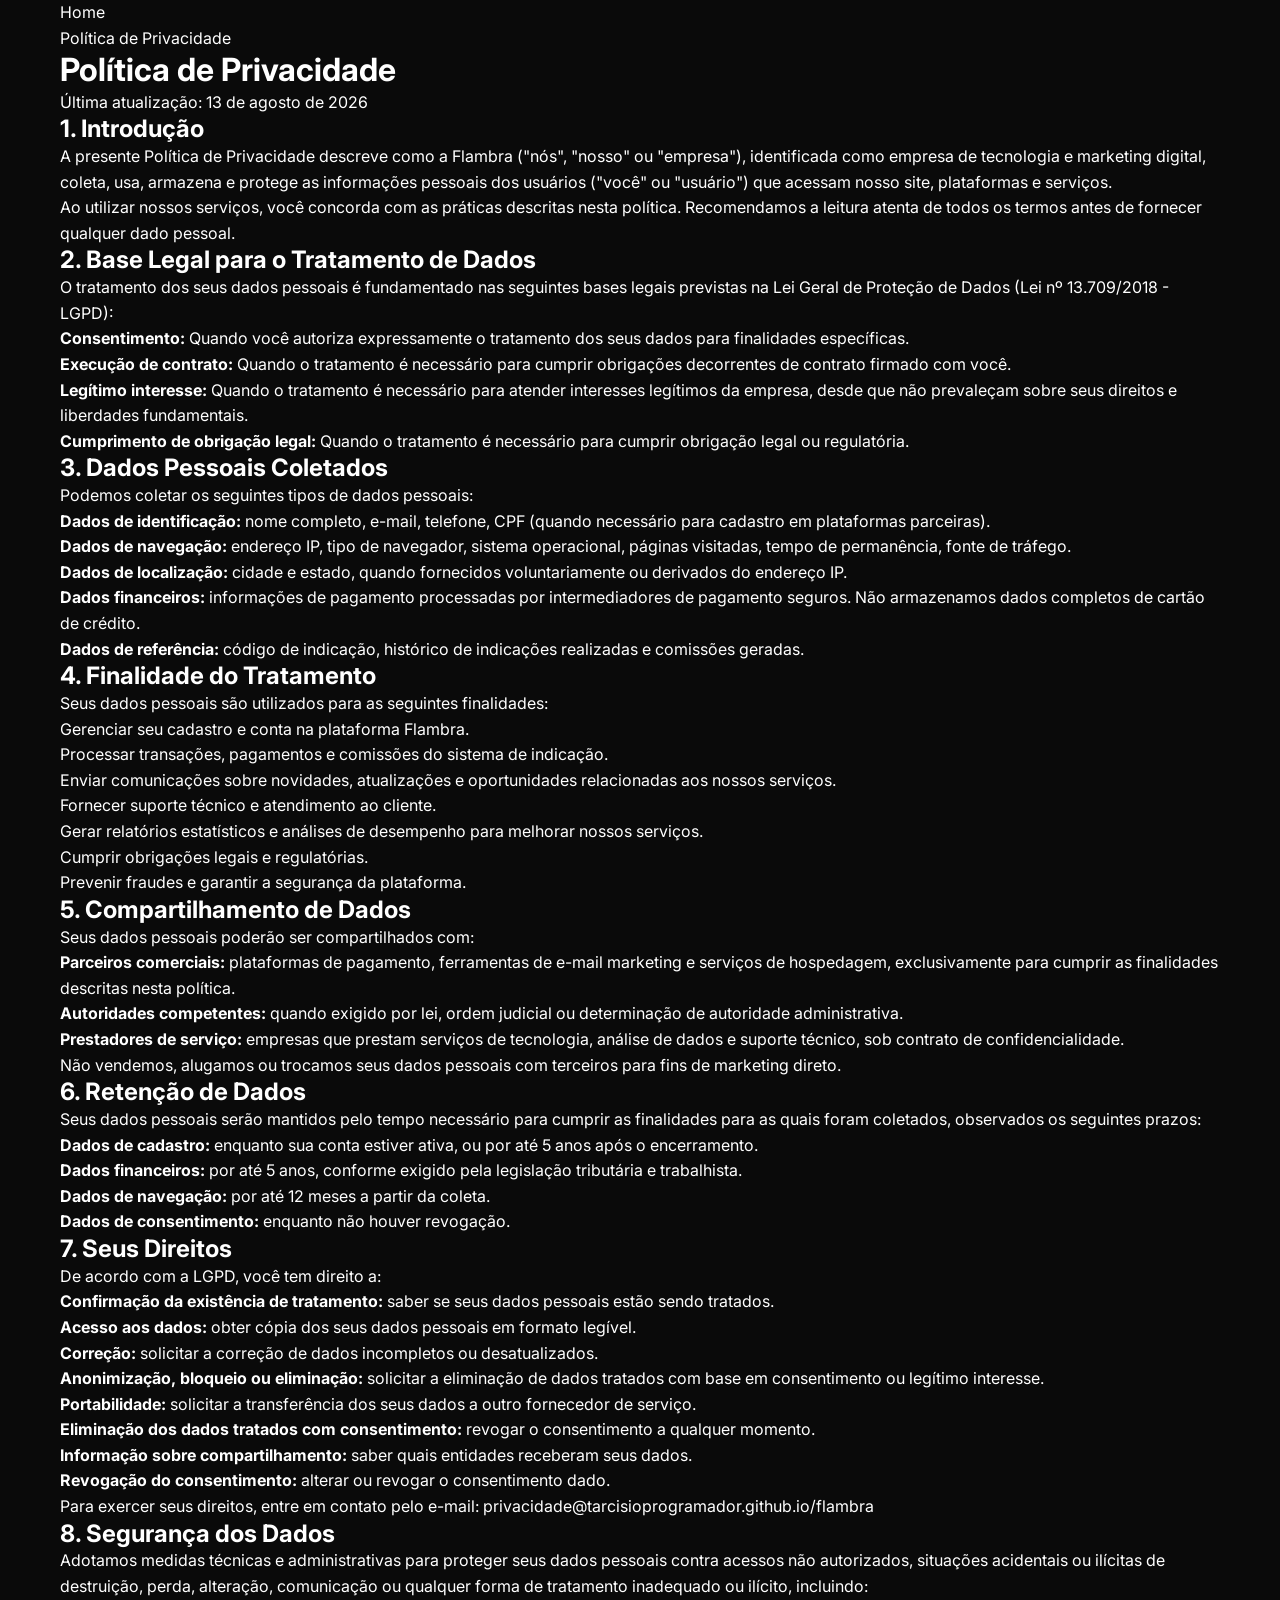
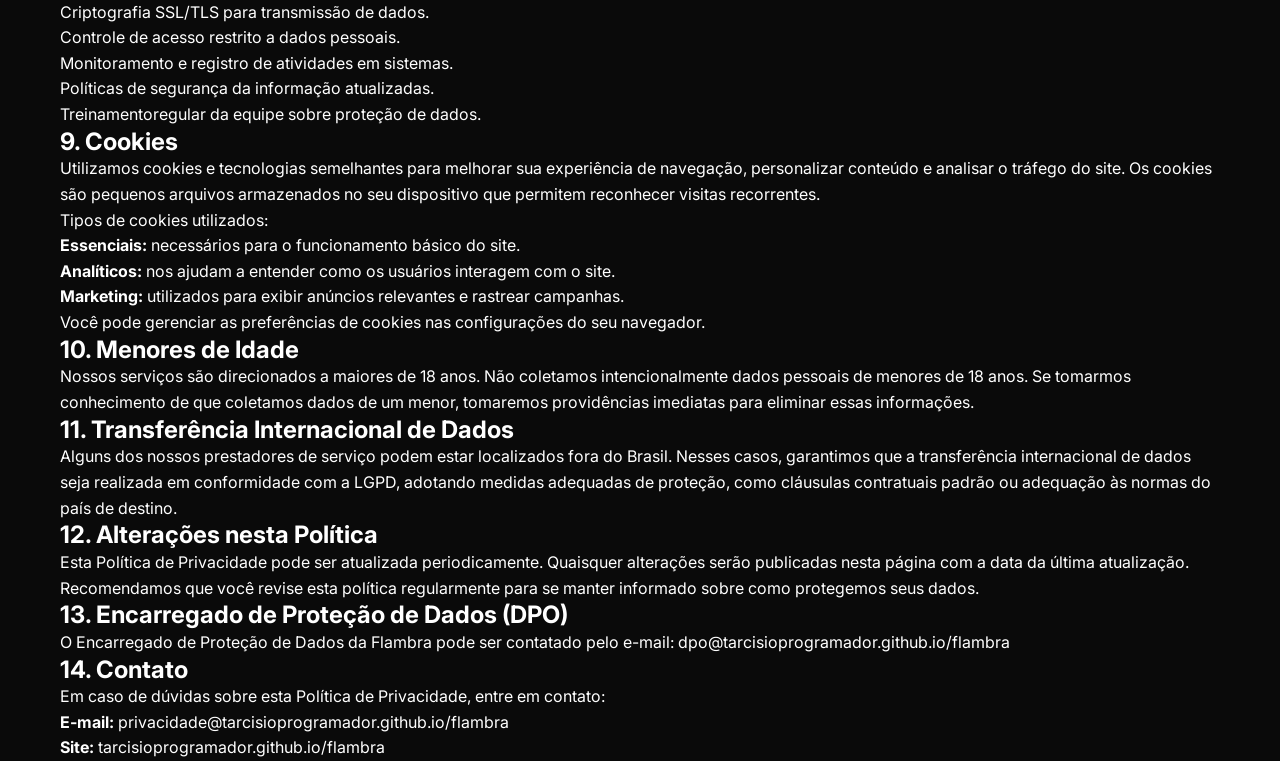
<file: legal/politica-de-privacidade.html>
<!DOCTYPE html>
<html lang="pt-BR">
<head>
  <meta charset="UTF-8">
  <meta name="viewport" content="width=device-width, initial-scale=1.0">
  <meta name="robots" content="noindex, nofollow">
  <title>Política de Privacidade - Flambra</title>
  <meta name="description" content="Política de Privacidade da Flambra. Saiba como coletamos, usamos e protegemos seus dados pessoais em conformidade com a LGPD.">
  <link rel="canonical" href="https://tarcisioprogramador.github.io/flambra/legal/politica-de-privacidade.html">
  <link rel="stylesheet" href="../assets/css/style.css">
  <script type="application/ld+json">
  {
    "@context": "https://schema.org",
    "@type": "WebPage",
    "name": "Política de Privacidade",
    "description": "Política de Privacidade da Flambra em conformidade com a LGPD.",
    "url": "https://tarcisioprogramador.github.io/flambra/legal/politica-de-privacidade.html",
    "publisher": {
      "@type": "Organization",
      "name": "Flambra",
      "url": "https://tarcisioprogramador.github.io/flambra"
    }
  }
  </script>
</head>
<body>
  <nav class="breadcrumbs" aria-label="Breadcrumb">
    <div class="container">
      <ol itemscope itemtype="https://schema.org/BreadcrumbList">
        <li itemprop="itemListElement" itemscope itemtype="https://schema.org/ListItem">
          <a itemprop="item" href="../index.html"><span itemprop="name">Home</span></a>
          <meta itemprop="position" content="1">
        </li>
        <li itemprop="itemListElement" itemscope itemtype="https://schema.org/ListItem">
          <span itemprop="name">Política de Privacidade</span>
          <meta itemprop="position" content="2">
        </li>
      </ol>
    </div>
  </nav>

  <main class="legal-page">
    <div class="container">
      <h1>Política de Privacidade</h1>
      <p class="last-updated">Última atualização: 13 de agosto de 2026</p>

      <section>
        <h2>1. Introdução</h2>
        <p>A presente Política de Privacidade descreve como a Flambra ("nós", "nosso" ou "empresa"), identificada como empresa de tecnologia e marketing digital, coleta, usa, armazena e protege as informações pessoais dos usuários ("você" ou "usuário") que acessam nosso site, plataformas e serviços.</p>
        <p>Ao utilizar nossos serviços, você concorda com as práticas descritas nesta política. Recomendamos a leitura atenta de todos os termos antes de fornecer qualquer dado pessoal.</p>
      </section>

      <section>
        <h2>2. Base Legal para o Tratamento de Dados</h2>
        <p>O tratamento dos seus dados pessoais é fundamentado nas seguintes bases legais previstas na Lei Geral de Proteção de Dados (Lei nº 13.709/2018 - LGPD):</p>
        <ul>
          <li><strong>Consentimento:</strong> Quando você autoriza expressamente o tratamento dos seus dados para finalidades específicas.</li>
          <li><strong>Execução de contrato:</strong> Quando o tratamento é necessário para cumprir obrigações decorrentes de contrato firmado com você.</li>
          <li><strong>Legítimo interesse:</strong> Quando o tratamento é necessário para atender interesses legítimos da empresa, desde que não prevaleçam sobre seus direitos e liberdades fundamentais.</li>
          <li><strong>Cumprimento de obrigação legal:</strong> Quando o tratamento é necessário para cumprir obrigação legal ou regulatória.</li>
        </ul>
      </section>

      <section>
        <h2>3. Dados Pessoais Coletados</h2>
        <p>Podemos coletar os seguintes tipos de dados pessoais:</p>
        <ul>
          <li><strong>Dados de identificação:</strong> nome completo, e-mail, telefone, CPF (quando necessário para cadastro em plataformas parceiras).</li>
          <li><strong>Dados de navegação:</strong> endereço IP, tipo de navegador, sistema operacional, páginas visitadas, tempo de permanência, fonte de tráfego.</li>
          <li><strong>Dados de localização:</strong> cidade e estado, quando fornecidos voluntariamente ou derivados do endereço IP.</li>
          <li><strong>Dados financeiros:</strong> informações de pagamento processadas por intermediadores de pagamento seguros. Não armazenamos dados completos de cartão de crédito.</li>
          <li><strong>Dados de referência:</strong> código de indicação, histórico de indicações realizadas e comissões geradas.</li>
        </ul>
      </section>

      <section>
        <h2>4. Finalidade do Tratamento</h2>
        <p>Seus dados pessoais são utilizados para as seguintes finalidades:</p>
        <ul>
          <li>Gerenciar seu cadastro e conta na plataforma Flambra.</li>
          <li>Processar transações, pagamentos e comissões do sistema de indicação.</li>
          <li>Enviar comunicações sobre novidades, atualizações e oportunidades relacionadas aos nossos serviços.</li>
          <li>Fornecer suporte técnico e atendimento ao cliente.</li>
          <li>Gerar relatórios estatísticos e análises de desempenho para melhorar nossos serviços.</li>
          <li>Cumprir obrigações legais e regulatórias.</li>
          <li>Prevenir fraudes e garantir a segurança da plataforma.</li>
        </ul>
      </section>

      <section>
        <h2>5. Compartilhamento de Dados</h2>
        <p>Seus dados pessoais poderão ser compartilhados com:</p>
        <ul>
          <li><strong>Parceiros comerciais:</strong> plataformas de pagamento, ferramentas de e-mail marketing e serviços de hospedagem, exclusivamente para cumprir as finalidades descritas nesta política.</li>
          <li><strong>Autoridades competentes:</strong> quando exigido por lei, ordem judicial ou determinação de autoridade administrativa.</li>
          <li><strong>Prestadores de serviço:</strong> empresas que prestam serviços de tecnologia, análise de dados e suporte técnico, sob contrato de confidencialidade.</li>
        </ul>
        <p>Não vendemos, alugamos ou trocamos seus dados pessoais com terceiros para fins de marketing direto.</p>
      </section>

      <section>
        <h2>6. Retenção de Dados</h2>
        <p>Seus dados pessoais serão mantidos pelo tempo necessário para cumprir as finalidades para as quais foram coletados, observados os seguintes prazos:</p>
        <ul>
          <li><strong>Dados de cadastro:</strong> enquanto sua conta estiver ativa, ou por até 5 anos após o encerramento.</li>
          <li><strong>Dados financeiros:</strong> por até 5 anos, conforme exigido pela legislação tributária e trabalhista.</li>
          <li><strong>Dados de navegação:</strong> por até 12 meses a partir da coleta.</li>
          <li><strong>Dados de consentimento:</strong> enquanto não houver revogação.</li>
        </ul>
      </section>

      <section>
        <h2>7. Seus Direitos</h2>
        <p>De acordo com a LGPD, você tem direito a:</p>
        <ul>
          <li><strong>Confirmação da existência de tratamento:</strong> saber se seus dados pessoais estão sendo tratados.</li>
          <li><strong>Acesso aos dados:</strong> obter cópia dos seus dados pessoais em formato legível.</li>
          <li><strong>Correção:</strong> solicitar a correção de dados incompletos ou desatualizados.</li>
          <li><strong>Anonimização, bloqueio ou eliminação:</strong> solicitar a eliminação de dados tratados com base em consentimento ou legítimo interesse.</li>
          <li><strong>Portabilidade:</strong> solicitar a transferência dos seus dados a outro fornecedor de serviço.</li>
          <li><strong>Eliminação dos dados tratados com consentimento:</strong> revogar o consentimento a qualquer momento.</li>
          <li><strong>Informação sobre compartilhamento:</strong> saber quais entidades receberam seus dados.</li>
          <li><strong>Revogação do consentimento:</strong> alterar ou revogar o consentimento dado.</li>
        </ul>
        <p>Para exercer seus direitos, entre em contato pelo e-mail: <a href="mailto:privacidade@tarcisioprogramador.github.io/flambra">privacidade@tarcisioprogramador.github.io/flambra</a></p>
      </section>

      <section>
        <h2>8. Segurança dos Dados</h2>
        <p>Adotamos medidas técnicas e administrativas para proteger seus dados pessoais contra acessos não autorizados, situações acidentais ou ilícitas de destruição, perda, alteração, comunicação ou qualquer forma de tratamento inadequado ou ilícito, incluindo:</p>
        <ul>
          <li>Criptografia SSL/TLS para transmissão de dados.</li>
          <li>Controle de acesso restrito a dados pessoais.</li>
          <li>Monitoramento e registro de atividades em sistemas.</li>
          <li>Políticas de segurança da informação atualizadas.</li>
          <li>Treinamentoregular da equipe sobre proteção de dados.</li>
        </ul>
      </section>

      <section>
        <h2>9. Cookies</h2>
        <p>Utilizamos cookies e tecnologias semelhantes para melhorar sua experiência de navegação, personalizar conteúdo e analisar o tráfego do site. Os cookies são pequenos arquivos armazenados no seu dispositivo que permitem reconhecer visitas recorrentes.</p>
        <p>Tipos de cookies utilizados:</p>
        <ul>
          <li><strong>Essenciais:</strong> necessários para o funcionamento básico do site.</li>
          <li><strong>Analíticos:</strong> nos ajudam a entender como os usuários interagem com o site.</li>
          <li><strong>Marketing:</strong> utilizados para exibir anúncios relevantes e rastrear campanhas.</li>
        </ul>
        <p>Você pode gerenciar as preferências de cookies nas configurações do seu navegador.</p>
      </section>

      <section>
        <h2>10. Menores de Idade</h2>
        <p>Nossos serviços são direcionados a maiores de 18 anos. Não coletamos intencionalmente dados pessoais de menores de 18 anos. Se tomarmos conhecimento de que coletamos dados de um menor, tomaremos providências imediatas para eliminar essas informações.</p>
      </section>

      <section>
        <h2>11. Transferência Internacional de Dados</h2>
        <p>Alguns dos nossos prestadores de serviço podem estar localizados fora do Brasil. Nesses casos, garantimos que a transferência internacional de dados seja realizada em conformidade com a LGPD, adotando medidas adequadas de proteção, como cláusulas contratuais padrão ou adequação às normas do país de destino.</p>
      </section>

      <section>
        <h2>12. Alterações nesta Política</h2>
        <p>Esta Política de Privacidade pode ser atualizada periodicamente. Quaisquer alterações serão publicadas nesta página com a data da última atualização. Recomendamos que você revise esta política regularmente para se manter informado sobre como protegemos seus dados.</p>
      </section>

      <section>
        <h2>13. Encarregado de Proteção de Dados (DPO)</h2>
        <p>O Encarregado de Proteção de Dados da Flambra pode ser contatado pelo e-mail: <a href="mailto:dpo@tarcisioprogramador.github.io/flambra">dpo@tarcisioprogramador.github.io/flambra</a></p>
      </section>

      <section>
        <h2>14. Contato</h2>
        <p>Em caso de dúvidas sobre esta Política de Privacidade, entre em contato:</p>
        <ul>
          <li><strong>E-mail:</strong> <a href="mailto:privacidade@tarcisioprogramador.github.io/flambra">privacidade@tarcisioprogramador.github.io/flambra</a></li>
          <li><strong>Site:</strong> <a href="https://tarcisioprogramador.github.io/flambra">tarcisioprogramador.github.io/flambra</a></li>
        </ul>
      </section>
    </div>
  </main>

  <script src="../assets/js/config.js"></script>
  <script src="../assets/js/main.js"></script>
</body>
</html>
</file>
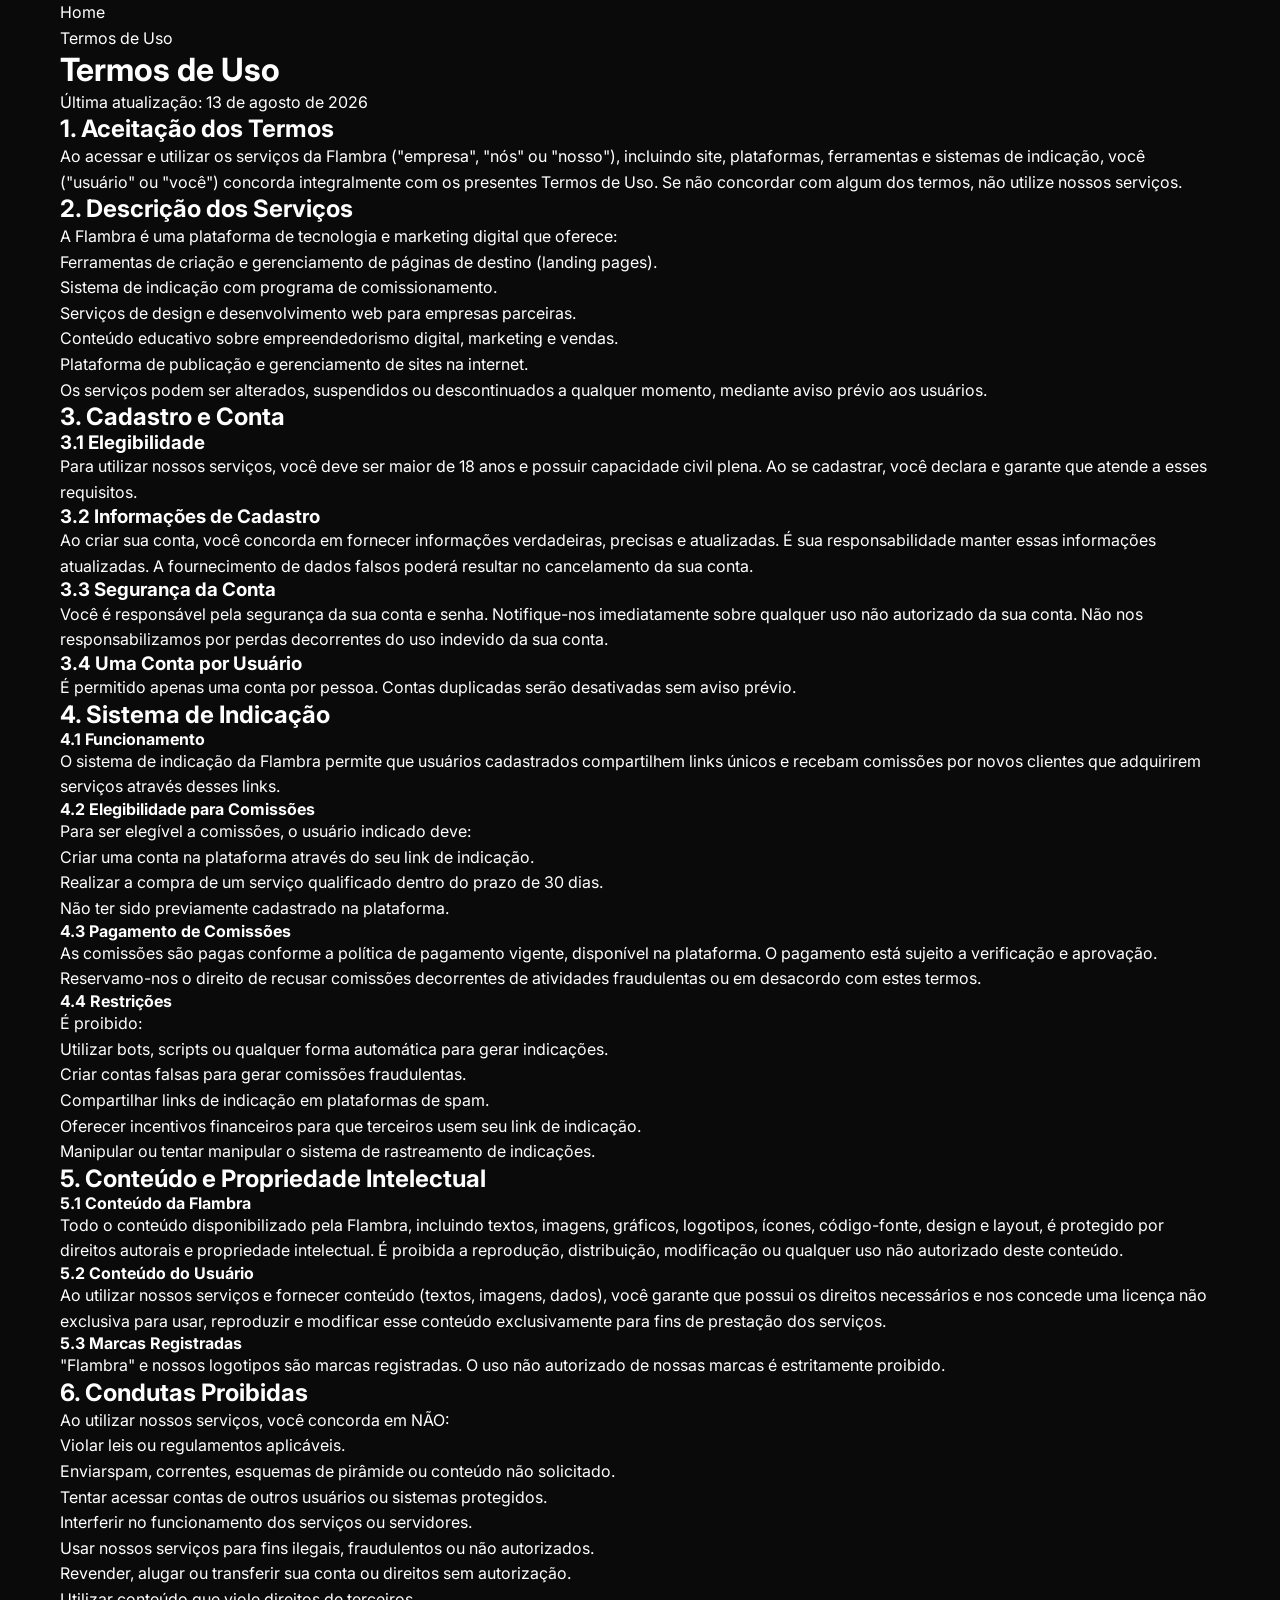
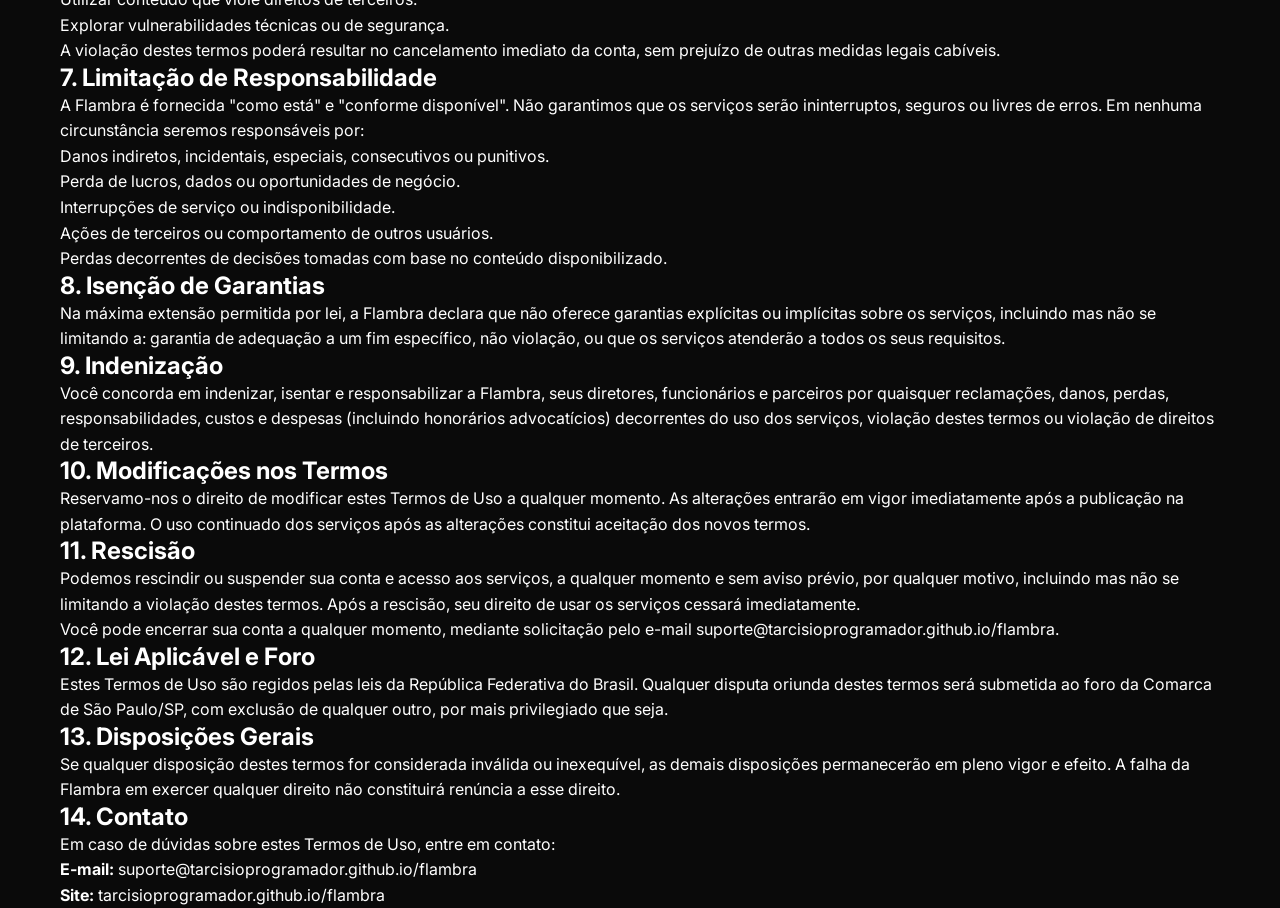
<file: legal/termos-de-uso.html>
<!DOCTYPE html>
<html lang="pt-BR">
<head>
  <meta charset="UTF-8">
  <meta name="viewport" content="width=device-width, initial-scale=1.0">
  <meta name="robots" content="noindex, nofollow">
  <title>Termos de Uso - Flambra</title>
  <meta name="description" content="Termos de Uso da Flambra. Leia os termos e condições que regulam o uso da nossa plataforma e serviços.">
  <link rel="canonical" href="https://tarcisioprogramador.github.io/flambra/legal/termos-de-uso.html">
  <link rel="stylesheet" href="../assets/css/style.css">
  <script type="application/ld+json">
  {
    "@context": "https://schema.org",
    "@type": "WebPage",
    "name": "Termos de Uso",
    "description": "Termos de Uso da Flambra.",
    "url": "https://tarcisioprogramador.github.io/flambra/legal/termos-de-uso.html",
    "publisher": {
      "@type": "Organization",
      "name": "Flambra",
      "url": "https://tarcisioprogramador.github.io/flambra"
    }
  }
  </script>
</head>
<body>
  <nav class="breadcrumbs" aria-label="Breadcrumb">
    <div class="container">
      <ol itemscope itemtype="https://schema.org/BreadcrumbList">
        <li itemprop="itemListElement" itemscope itemtype="https://schema.org/ListItem">
          <a itemprop="item" href="../index.html"><span itemprop="name">Home</span></a>
          <meta itemprop="position" content="1">
        </li>
        <li itemprop="itemListElement" itemscope itemtype="https://schema.org/ListItem">
          <span itemprop="name">Termos de Uso</span>
          <meta itemprop="position" content="2">
        </li>
      </ol>
    </div>
  </nav>

  <main class="legal-page">
    <div class="container">
      <h1>Termos de Uso</h1>
      <p class="last-updated">Última atualização: 13 de agosto de 2026</p>

      <section>
        <h2>1. Aceitação dos Termos</h2>
        <p>Ao acessar e utilizar os serviços da Flambra ("empresa", "nós" ou "nosso"), incluindo site, plataformas, ferramentas e sistemas de indicação, você ("usuário" ou "você") concorda integralmente com os presentes Termos de Uso. Se não concordar com algum dos termos, não utilize nossos serviços.</p>
      </section>

      <section>
        <h2>2. Descrição dos Serviços</h2>
        <p>A Flambra é uma plataforma de tecnologia e marketing digital que oferece:</p>
        <ul>
          <li>Ferramentas de criação e gerenciamento de páginas de destino (landing pages).</li>
          <li>Sistema de indicação com programa de comissionamento.</li>
          <li>Serviços de design e desenvolvimento web para empresas parceiras.</li>
          <li>Conteúdo educativo sobre empreendedorismo digital, marketing e vendas.</li>
          <li>Plataforma de publicação e gerenciamento de sites na internet.</li>
        </ul>
        <p>Os serviços podem ser alterados, suspendidos ou descontinuados a qualquer momento, mediante aviso prévio aos usuários.</p>
      </section>

      <section>
        <h2>3. Cadastro e Conta</h2>
        <h3>3.1 Elegibilidade</h3>
        <p>Para utilizar nossos serviços, você deve ser maior de 18 anos e possuir capacidade civil plena. Ao se cadastrar, você declara e garante que atende a esses requisitos.</p>

        <h3>3.2 Informações de Cadastro</h3>
        <p>Ao criar sua conta, você concorda em fornecer informações verdadeiras, precisas e atualizadas. É sua responsabilidade manter essas informações atualizadas. A fournecimento de dados falsos poderá resultar no cancelamento da sua conta.</p>

        <h3>3.3 Segurança da Conta</h3>
        <p>Você é responsável pela segurança da sua conta e senha. Notifique-nos imediatamente sobre qualquer uso não autorizado da sua conta. Não nos responsabilizamos por perdas decorrentes do uso indevido da sua conta.</p>

        <h3>3.4 Uma Conta por Usuário</h3>
        <p>É permitido apenas uma conta por pessoa. Contas duplicadas serão desativadas sem aviso prévio.</p>
      </section>

      <section>
        <h2>4. Sistema de Indicação</h2>
        <h4>4.1 Funcionamento</h4>
        <p>O sistema de indicação da Flambra permite que usuários cadastrados compartilhem links únicos e recebam comissões por novos clientes que adquirirem serviços através desses links.</p>

        <h4>4.2 Elegibilidade para Comissões</h4>
        <p>Para ser elegível a comissões, o usuário indicado deve:</p>
        <ul>
          <li>Criar uma conta na plataforma através do seu link de indicação.</li>
          <li>Realizar a compra de um serviço qualificado dentro do prazo de 30 dias.</li>
          <li>Não ter sido previamente cadastrado na plataforma.</li>
        </ul>

        <h4>4.3 Pagamento de Comissões</h4>
        <p>As comissões são pagas conforme a política de pagamento vigente, disponível na plataforma. O pagamento está sujeito a verificação e aprovação. Reservamo-nos o direito de recusar comissões decorrentes de atividades fraudulentas ou em desacordo com estes termos.</p>

        <h4>4.4 Restrições</h4>
        <p>É proibido:</p>
        <ul>
          <li>Utilizar bots, scripts ou qualquer forma automática para gerar indicações.</li>
          <li>Criar contas falsas para gerar comissões fraudulentas.</li>
          <li>Compartilhar links de indicação em plataformas de spam.</li>
          <li>Oferecer incentivos financeiros para que terceiros usem seu link de indicação.</li>
          <li>Manipular ou tentar manipular o sistema de rastreamento de indicações.</li>
        </ul>
      </section>

      <section>
        <h2>5. Conteúdo e Propriedade Intelectual</h2>
        <h4>5.1 Conteúdo da Flambra</h4>
        <p>Todo o conteúdo disponibilizado pela Flambra, incluindo textos, imagens, gráficos, logotipos, ícones, código-fonte, design e layout, é protegido por direitos autorais e propriedade intelectual. É proibida a reprodução, distribuição, modificação ou qualquer uso não autorizado deste conteúdo.</p>

        <h4>5.2 Conteúdo do Usuário</h4>
        <p>Ao utilizar nossos serviços e fornecer conteúdo (textos, imagens, dados), você garante que possui os direitos necessários e nos concede uma licença não exclusiva para usar, reproduzir e modificar esse conteúdo exclusivamente para fins de prestação dos serviços.</p>

        <h4>5.3 Marcas Registradas</h4>
        <p>"Flambra" e nossos logotipos são marcas registradas. O uso não autorizado de nossas marcas é estritamente proibido.</p>
      </section>

      <section>
        <h2>6. Condutas Proibidas</h2>
        <p>Ao utilizar nossos serviços, você concorda em NÃO:</p>
        <ul>
          <li>Violar leis ou regulamentos aplicáveis.</li>
          <li>Enviarspam, correntes, esquemas de pirâmide ou conteúdo não solicitado.</li>
          <li>Tentar acessar contas de outros usuários ou sistemas protegidos.</li>
          <li>Interferir no funcionamento dos serviços ou servidores.</li>
          <li>Usar nossos serviços para fins ilegais, fraudulentos ou não autorizados.</li>
          <li>Revender, alugar ou transferir sua conta ou direitos sem autorização.</li>
          <li>Utilizar conteúdo que viole direitos de terceiros.</li>
          <li>Explorar vulnerabilidades técnicas ou de segurança.</li>
        </ul>
        <p>A violação destes termos poderá resultar no cancelamento imediato da conta, sem prejuízo de outras medidas legais cabíveis.</p>
      </section>

      <section>
        <h2>7. Limitação de Responsabilidade</h2>
        <p>A Flambra é fornecida "como está" e "conforme disponível". Não garantimos que os serviços serão ininterruptos, seguros ou livres de erros. Em nenhuma circunstância seremos responsáveis por:</p>
        <ul>
          <li>Danos indiretos, incidentais, especiais, consecutivos ou punitivos.</li>
          <li>Perda de lucros, dados ou oportunidades de negócio.</li>
          <li>Interrupções de serviço ou indisponibilidade.</li>
          <li>Ações de terceiros ou comportamento de outros usuários.</li>
          <li>Perdas decorrentes de decisões tomadas com base no conteúdo disponibilizado.</li>
        </ul>
      </section>

      <section>
        <h2>8. Isenção de Garantias</h2>
        <p>Na máxima extensão permitida por lei, a Flambra declara que não oferece garantias explícitas ou implícitas sobre os serviços, incluindo mas não se limitando a: garantia de adequação a um fim específico, não violação, ou que os serviços atenderão a todos os seus requisitos.</p>
      </section>

      <section>
        <h2>9. Indenização</h2>
        <p>Você concorda em indenizar, isentar e responsabilizar a Flambra, seus diretores, funcionários e parceiros por quaisquer reclamações, danos, perdas, responsabilidades, custos e despesas (incluindo honorários advocatícios) decorrentes do uso dos serviços, violação destes termos ou violação de direitos de terceiros.</p>
      </section>

      <section>
        <h2>10. Modificações nos Termos</h2>
        <p>Reservamo-nos o direito de modificar estes Termos de Uso a qualquer momento. As alterações entrarão em vigor imediatamente após a publicação na plataforma. O uso continuado dos serviços após as alterações constitui aceitação dos novos termos.</p>
      </section>

      <section>
        <h2>11. Rescisão</h2>
        <p>Podemos rescindir ou suspender sua conta e acesso aos serviços, a qualquer momento e sem aviso prévio, por qualquer motivo, incluindo mas não se limitando a violação destes termos. Após a rescisão, seu direito de usar os serviços cessará imediatamente.</p>
        <p>Você pode encerrar sua conta a qualquer momento, mediante solicitação pelo e-mail suporte@tarcisioprogramador.github.io/flambra.</p>
      </section>

      <section>
        <h2>12. Lei Aplicável e Foro</h2>
        <p>Estes Termos de Uso são regidos pelas leis da República Federativa do Brasil. Qualquer disputa oriunda destes termos será submetida ao foro da Comarca de São Paulo/SP, com exclusão de qualquer outro, por mais privilegiado que seja.</p>
      </section>

      <section>
        <h2>13. Disposições Gerais</h2>
        <p>Se qualquer disposição destes termos for considerada inválida ou inexequível, as demais disposições permanecerão em pleno vigor e efeito. A falha da Flambra em exercer qualquer direito não constituirá renúncia a esse direito.</p>
      </section>

      <section>
        <h2>14. Contato</h2>
        <p>Em caso de dúvidas sobre estes Termos de Uso, entre em contato:</p>
        <ul>
          <li><strong>E-mail:</strong> <a href="mailto:suporte@tarcisioprogramador.github.io/flambra">suporte@tarcisioprogramador.github.io/flambra</a></li>
          <li><strong>Site:</strong> <a href="https://tarcisioprogramador.github.io/flambra">tarcisioprogramador.github.io/flambra</a></li>
        </ul>
      </section>
    </div>
  </main>

  <script src="../assets/js/config.js"></script>
  <script src="../assets/js/main.js"></script>
</body>
</html>
</file>
<file: assets/css/style.css>
@import url('https://fonts.googleapis.com/css2?family=Inter:wght@400;500;600;700;800;900&display=swap');

/* ======================== VARIABLES ======================== */
:root {
  --bg: #0a0a0a;
  --bg2: #111;
  --bg3: #1a1a1a;
  --card: #161616;
  --accent: #FF5722;
  --accent2: #FF7043;
  --green: #00C853;
  --text: #fff;
  --text2: #aaa;
  --text3: #666;
  --border: #222;
  --radius: 12px;
  --max: 1200px;
}

/* ======================== RESET ======================== */
*,
*::before,
*::after {
  margin: 0;
  padding: 0;
  box-sizing: border-box;
}

html {
  scroll-behavior: smooth;
  -webkit-text-size-adjust: 100%;
}

body {
  font-family: 'Inter', -apple-system, BlinkMacSystemFont, 'Segoe UI', Roboto, sans-serif;
  background: var(--bg);
  color: var(--text);
  line-height: 1.6;
  overflow-x: hidden;
  -webkit-font-smoothing: antialiased;
  -moz-osx-font-smoothing: grayscale;
}

img,
video {
  max-width: 100%;
  height: auto;
  display: block;
}

a {
  color: inherit;
  text-decoration: none;
}

ul,
ol {
  list-style: none;
}

button,
input,
textarea,
select {
  font: inherit;
  color: inherit;
  border: none;
  outline: none;
  background: none;
}

button {
  cursor: pointer;
}

h1, h2, h3, h4, h5, h6 {
  font-weight: 700;
  line-height: 1.2;
}

/* ======================== UTILITY ======================== */
.container {
  max-width: var(--max);
  margin: 0 auto;
  padding: 0 20px;
  width: 100%;
}

.grid {
  display: grid;
  gap: 24px;
}

.grid-2 { grid-template-columns: repeat(2, 1fr); }
.grid-3 { grid-template-columns: repeat(3, 1fr); }
.grid-4 { grid-template-columns: repeat(4, 1fr); }

.text-center { text-align: center; }
.text-accent { color: var(--accent); }
.text-green { color: var(--green); }
.text-muted { color: var(--text2); }
.text-sm { font-size: 0.875rem; }
.text-lg { font-size: 1.125rem; }
.text-xl { font-size: 1.5rem; }
.text-2xl { font-size: 2rem; }
.text-3xl { font-size: 2.5rem; }
.font-bold { font-weight: 700; }
.font-black { font-weight: 900; }
.mt-1 { margin-top: 8px; }
.mt-2 { margin-top: 16px; }
.mt-3 { margin-top: 24px; }
.mt-4 { margin-top: 32px; }
.mb-1 { margin-bottom: 8px; }
.mb-2 { margin-bottom: 16px; }
.mb-3 { margin-bottom: 24px; }
.mb-4 { margin-bottom: 32px; }
.py-section { padding: 80px 0; }
.px-section { padding-left: 20px; padding-right: 20px; }

.sr-only {
  position: absolute;
  width: 1px;
  height: 1px;
  padding: 0;
  margin: -1px;
  overflow: hidden;
  clip: rect(0, 0, 0, 0);
  white-space: nowrap;
  border: 0;
}

/* ======================== BUTTONS ======================== */
.btn {
  display: inline-flex;
  align-items: center;
  justify-content: center;
  gap: 8px;
  padding: 14px 32px;
  border-radius: 50px;
  font-weight: 600;
  font-size: 1rem;
  transition: all 0.3s cubic-bezier(0.4, 0, 0.2, 1);
  white-space: nowrap;
  position: relative;
  overflow: hidden;
}

.btn::after {
  content: '';
  position: absolute;
  inset: 0;
  background: rgba(255,255,255,0.1);
  opacity: 0;
  transition: opacity 0.3s;
}

.btn:hover::after {
  opacity: 1;
}

.btn-primary {
  background: linear-gradient(135deg, var(--accent), var(--accent2));
  color: #fff;
  box-shadow: 0 4px 20px rgba(255, 87, 34, 0.4);
}

.btn-primary:hover {
  transform: translateY(-2px);
  box-shadow: 0 8px 30px rgba(255, 87, 34, 0.5);
}

.btn-secondary {
  background: transparent;
  color: var(--text);
  border: 2px solid var(--border);
}

.btn-secondary:hover {
  border-color: var(--accent);
  color: var(--accent);
  transform: translateY(-2px);
}

.btn-green {
  background: linear-gradient(135deg, var(--green), #00E676);
  color: #0a0a0a;
  font-weight: 700;
  box-shadow: 0 4px 20px rgba(0, 200, 83, 0.4);
}

.btn-green:hover {
  transform: translateY(-2px);
  box-shadow: 0 8px 30px rgba(0, 200, 83, 0.5);
}

.btn-sm {
  padding: 10px 24px;
  font-size: 0.875rem;
}

.btn-lg {
  padding: 18px 40px;
  font-size: 1.125rem;
}

/* ======================== CARDS ======================== */
.card {
  background: var(--card);
  border: 1px solid var(--border);
  border-radius: var(--radius);
  padding: 24px;
  transition: all 0.3s cubic-bezier(0.4, 0, 0.2, 1);
}

.card:hover {
  border-color: var(--accent);
  transform: translateY(-4px);
  box-shadow: 0 12px 40px rgba(255, 87, 34, 0.15);
}

.card-icon {
  width: 48px;
  height: 48px;
  border-radius: 12px;
  background: rgba(255, 87, 34, 0.1);
  display: flex;
  align-items: center;
  justify-content: center;
  font-size: 1.5rem;
  margin-bottom: 16px;
}

.card-title {
  font-size: 1.125rem;
  font-weight: 600;
  margin-bottom: 8px;
}

.card-desc {
  color: var(--text2);
  font-size: 0.9375rem;
  line-height: 1.6;
}

/* ======================== HEADER ======================== */
.site-header {
  position: fixed;
  top: 0;
  left: 0;
  right: 0;
  z-index: 1000;
  padding: 16px 0;
  transition: all 0.3s ease;
}

.site-header.scrolled {
  background: rgba(10, 10, 10, 0.85);
  backdrop-filter: blur(20px);
  -webkit-backdrop-filter: blur(20px);
  border-bottom: 1px solid rgba(255,255,255,0.05);
  padding: 12px 0;
}

.header-inner {
  display: flex;
  align-items: center;
  justify-content: space-between;
  max-width: var(--max);
  margin: 0 auto;
  padding: 0 20px;
}

.logo {
  display: flex;
  align-items: center;
  gap: 10px;
  font-size: 1.5rem;
  font-weight: 800;
  color: var(--text);
}

.logo-icon {
  width: 36px;
  height: 36px;
  background: linear-gradient(135deg, var(--accent), var(--accent2));
  border-radius: 10px;
  display: flex;
  align-items: center;
  justify-content: center;
  font-size: 1.25rem;
}

.nav-links {
  display: flex;
  align-items: center;
  gap: 32px;
}

.nav-links a {
  font-size: 0.9375rem;
  font-weight: 500;
  color: var(--text2);
  transition: color 0.3s;
}

.nav-links a:hover {
  color: var(--text);
}

.nav-links .btn {
  padding: 10px 24px;
}

/* ======================== MOBILE MENU ======================== */
.menu-toggle {
  display: none;
  flex-direction: column;
  gap: 5px;
  width: 28px;
  padding: 4px 0;
  background: none;
  border: none;
  cursor: pointer;
  z-index: 1001;
}

.menu-toggle span {
  display: block;
  width: 100%;
  height: 2px;
  background: var(--text);
  border-radius: 2px;
  transition: all 0.3s ease;
  transform-origin: center;
}

.menu-toggle.open span:nth-child(1) {
  transform: rotate(45deg) translate(5px, 5px);
}

.menu-toggle.open span:nth-child(2) {
  opacity: 0;
}

.menu-toggle.open span:nth-child(3) {
  transform: rotate(-45deg) translate(5px, -5px);
}

.mobile-nav {
  display: none;
  position: fixed;
  top: 0;
  right: -100%;
  width: 80%;
  max-width: 360px;
  height: 100vh;
  background: var(--bg2);
  z-index: 999;
  padding: 80px 32px 32px;
  transition: right 0.3s cubic-bezier(0.4, 0, 0.2, 1);
  flex-direction: column;
  gap: 0;
  overflow-y: auto;
}

.mobile-nav.open {
  right: 0;
}

.mobile-nav a {
  display: block;
  padding: 16px 0;
  font-size: 1.125rem;
  font-weight: 500;
  color: var(--text2);
  border-bottom: 1px solid var(--border);
  transition: color 0.3s;
}

.mobile-nav a:hover {
  color: var(--accent);
}

.mobile-nav .btn {
  margin-top: 24px;
  width: 100%;
  text-align: center;
}

.mobile-overlay {
  display: none;
  position: fixed;
  inset: 0;
  background: rgba(0,0,0,0.6);
  z-index: 998;
  opacity: 0;
  transition: opacity 0.3s;
}

.mobile-overlay.open {
  opacity: 1;
}

/* ======================== HERO ======================== */
.hero {
  min-height: 100vh;
  display: flex;
  align-items: center;
  padding-top: 100px;
  position: relative;
  overflow: hidden;
}

.hero::before {
  content: '';
  position: absolute;
  top: -50%;
  left: 50%;
  transform: translateX(-50%);
  width: 800px;
  height: 800px;
  background: radial-gradient(circle, rgba(255, 87, 34, 0.15) 0%, transparent 70%);
  pointer-events: none;
}

.hero-content {
  position: relative;
  z-index: 1;
  max-width: 700px;
}

.hero-badge {
  display: inline-flex;
  align-items: center;
  gap: 8px;
  padding: 8px 16px;
  background: rgba(255, 87, 34, 0.1);
  border: 1px solid rgba(255, 87, 34, 0.2);
  border-radius: 50px;
  font-size: 0.8125rem;
  font-weight: 600;
  color: var(--accent);
  margin-bottom: 24px;
}

.hero-title {
  font-size: clamp(2.5rem, 6vw, 4.5rem);
  font-weight: 900;
  line-height: 1.05;
  margin-bottom: 24px;
  letter-spacing: -0.02em;
}

.hero-title .highlight {
  background: linear-gradient(135deg, var(--accent), var(--accent2));
  -webkit-background-clip: text;
  -webkit-text-fill-color: transparent;
  background-clip: text;
}

.hero-subtitle {
  font-size: 1.25rem;
  color: var(--text2);
  margin-bottom: 40px;
  max-width: 560px;
  line-height: 1.7;
}

.hero-actions {
  display: flex;
  gap: 16px;
  flex-wrap: wrap;
}

.hero-stats {
  display: flex;
  gap: 48px;
  margin-top: 60px;
  padding-top: 40px;
  border-top: 1px solid var(--border);
}

.hero-stat-value {
  font-size: 2rem;
  font-weight: 800;
  color: var(--accent);
}

.hero-stat-label {
  font-size: 0.875rem;
  color: var(--text3);
  margin-top: 4px;
}

/* Rate Display Toggle */
.rate-display {
  display: flex;
  align-items: center;
  gap: 12px;
  padding: 16px 24px;
  background: var(--card);
  border: 1px solid var(--border);
  border-radius: var(--radius);
  margin-bottom: 32px;
  width: fit-content;
}

.rate-daily,
.rate-monthly {
  font-weight: 700;
  font-size: 1.125rem;
  transition: all 0.5s ease;
}

.rate-daily {
  color: var(--text);
}

.rate-monthly {
  color: var(--text3);
  font-size: 0.9375rem;
}

.rate-display.show-monthly .rate-daily {
  color: var(--text3);
  font-size: 0.9375rem;
}

.rate-display.show-monthly .rate-monthly {
  color: var(--green);
  font-size: 1.125rem;
}

.rate-separator {
  width: 1px;
  height: 24px;
  background: var(--border);
}

/* ======================== MARQUEE BANNER ======================== */
.marquee-section {
  padding: 20px 0;
  background: var(--bg2);
  border-top: 1px solid var(--border);
  border-bottom: 1px solid var(--border);
  overflow: hidden;
}

.marquee-track {
  display: flex;
  width: max-content;
  animation: marquee 30s linear infinite;
}

.marquee-item {
  display: flex;
  align-items: center;
  gap: 12px;
  padding: 0 40px;
  font-weight: 600;
  font-size: 1rem;
  white-space: nowrap;
  color: var(--text2);
}

.marquee-item .dot {
  width: 6px;
  height: 6px;
  border-radius: 50%;
  background: var(--accent);
}

@keyframes marquee {
  0% { transform: translateX(0); }
  100% { transform: translateX(-50%); }
}

/* ======================== CLIPS SECTION ======================== */
.clips-section {
  padding: 80px 0;
}

.clips-scroll {
  display: flex;
  gap: 20px;
  overflow-x: auto;
  scroll-snap-type: x mandatory;
  -webkit-overflow-scrolling: touch;
  padding: 0 20px 20px;
  scrollbar-width: none;
}

.clips-scroll::-webkit-scrollbar {
  display: none;
}

.clip-card {
  flex: 0 0 280px;
  scroll-snap-align: start;
  border-radius: 16px;
  overflow: hidden;
  position: relative;
  aspect-ratio: 9/16;
  background: var(--card);
  border: 1px solid var(--border);
  transition: transform 0.3s, border-color 0.3s;
}

.clip-card:hover {
  transform: scale(1.03);
  border-color: var(--accent);
}

.clip-card img {
  width: 100%;
  height: 100%;
  object-fit: cover;
}

.clip-overlay {
  position: absolute;
  bottom: 0;
  left: 0;
  right: 0;
  padding: 20px;
  background: linear-gradient(transparent, rgba(0,0,0,0.85));
}

.clip-overlay p {
  font-weight: 600;
  font-size: 0.9375rem;
}

/* ======================== COMMUNITY SECTION ======================== */
.community-section {
  padding: 80px 0;
  background: var(--bg2);
}

.community-grid {
  display: grid;
  grid-template-columns: repeat(auto-fill, minmax(300px, 1fr));
  gap: 20px;
}

.community-card {
  display: flex;
  align-items: center;
  gap: 16px;
  padding: 20px;
  background: var(--card);
  border: 1px solid var(--border);
  border-radius: var(--radius);
  transition: all 0.3s;
}

.community-card:hover {
  border-color: var(--accent);
  transform: translateY(-2px);
}

.community-avatar {
  width: 48px;
  height: 48px;
  border-radius: 50%;
  background: var(--bg3);
  display: flex;
  align-items: center;
  justify-content: center;
  font-weight: 700;
  font-size: 1.125rem;
  color: var(--accent);
  flex-shrink: 0;
}

.community-info h4 {
  font-size: 0.9375rem;
  font-weight: 600;
}

.community-info p {
  font-size: 0.8125rem;
  color: var(--text2);
  margin-top: 2px;
}

/* Community photos */
.community-photos {
  display: grid;
  grid-template-columns: 1fr 1fr;
  gap: 12px;
}

.community-photo {
  width: 100%;
  height: 180px;
  object-fit: cover;
  border-radius: var(--radius);
  border: 1px solid var(--border);
}

/* Hero statue */
.hero-visual {
  display: flex;
  align-items: center;
  justify-content: center;
}

.hero-statue {
  width: 100%;
  max-width: 480px;
  height: auto;
  border-radius: var(--radius);
}

/* Minimal footer */
.footer-minimal {
  display: flex;
  flex-direction: column;
  align-items: center;
  gap: 20px;
  text-align: center;
}

.footer-minimal .footer-logo img {
  height: 28px;
  width: auto;
}

.footer-minimal .footer-social {
  display: flex;
  gap: 12px;
  justify-content: center;
}

.footer-minimal .footer-social a {
  width: 40px;
  height: 40px;
  border-radius: 50%;
  background: var(--bg3);
  display: flex;
  align-items: center;
  justify-content: center;
  color: var(--text2);
  transition: all 0.3s;
}

.footer-minimal .footer-social a:hover {
  background: var(--accent);
  color: #fff;
}

.footer-minimal .footer-bottom {
  display: flex;
  flex-direction: column;
  gap: 8px;
  align-items: center;
  padding-top: 20px;
  border-top: 1px solid var(--border);
  width: 100%;
}

.footer-minimal .footer-copyright {
  color: var(--text3);
  font-size: 0.8125rem;
}

.footer-minimal .footer-legal-link {
  color: var(--text2);
  font-size: 0.8125rem;
  transition: color 0.3s;
}

.footer-minimal .footer-legal-link:hover {
  color: var(--accent);
}

/* FAQ answer open state */
.faq-answer {
  max-height: 0;
  overflow: hidden;
  transition: max-height 0.3s ease;
}

.faq-answer.open {
  max-height: 500px;
}

/* ======================== AFFILIATE SECTION ======================== */
.affiliate-section {
  padding: 80px 0;
  position: relative;
  overflow: hidden;
}

.affiliate-section::before {
  content: '';
  position: absolute;
  bottom: -200px;
  right: -200px;
  width: 600px;
  height: 600px;
  background: radial-gradient(circle, rgba(0, 200, 83, 0.08) 0%, transparent 70%);
  pointer-events: none;
}

.affiliate-header {
  max-width: 600px;
  margin-bottom: 48px;
}

.affiliate-header h2 {
  font-size: clamp(2rem, 4vw, 3rem);
  margin-bottom: 16px;
}

.affiliate-header p {
  color: var(--text2);
  font-size: 1.125rem;
  line-height: 1.7;
}

.calculator {
  background: var(--card);
  border: 1px solid var(--border);
  border-radius: 16px;
  padding: 40px;
  max-width: 600px;
}

.calc-group {
  margin-bottom: 32px;
}

.calc-label {
  display: flex;
  justify-content: space-between;
  align-items: center;
  margin-bottom: 12px;
  font-weight: 600;
}

.calc-val {
  color: var(--accent);
  font-weight: 700;
}

.calc-input {
  width: 100%;
  -webkit-appearance: none;
  appearance: none;
  height: 6px;
  background: var(--bg3);
  border-radius: 3px;
  outline: none;
  cursor: pointer;
}

.calc-input::-webkit-slider-thumb {
  -webkit-appearance: none;
  width: 22px;
  height: 22px;
  border-radius: 50%;
  background: var(--accent);
  cursor: pointer;
  box-shadow: 0 2px 10px rgba(255, 87, 34, 0.4);
  border: 3px solid var(--card);
}

.calc-input::-moz-range-thumb {
  width: 22px;
  height: 22px;
  border-radius: 50%;
  background: var(--accent);
  cursor: pointer;
  box-shadow: 0 2px 10px rgba(255, 87, 34, 0.4);
  border: 3px solid var(--card);
}

.calc-result-box {
  text-align: center;
  padding: 32px;
  background: rgba(0, 200, 83, 0.05);
  border: 1px solid rgba(0, 200, 83, 0.15);
  border-radius: 12px;
}

.calc-result-label {
  font-size: 0.875rem;
  color: var(--text2);
  margin-bottom: 8px;
}

.calc-result {
  font-size: 2.5rem;
  font-weight: 900;
  color: var(--green);
}

.calc-formula {
  margin-top: 12px;
  font-size: 0.8125rem;
  color: var(--text3);
}

/* ======================== FEATURE GRID ======================== */
.features-section {
  padding: 80px 0;
  background: var(--bg2);
}

.features-header {
  text-align: center;
  max-width: 600px;
  margin: 0 auto 48px;
}

.features-header h2 {
  font-size: clamp(2rem, 4vw, 3rem);
  margin-bottom: 16px;
}

.features-header p {
  color: var(--text2);
  font-size: 1.125rem;
}

.features-grid {
  display: grid;
  grid-template-columns: repeat(3, 1fr);
  gap: 24px;
}

.feature-card {
  background: var(--card);
  border: 1px solid var(--border);
  border-radius: var(--radius);
  padding: 32px;
  transition: all 0.3s cubic-bezier(0.4, 0, 0.2, 1);
  position: relative;
  overflow: hidden;
}

.feature-card::before {
  content: '';
  position: absolute;
  top: 0;
  left: 0;
  right: 0;
  height: 3px;
  background: linear-gradient(90deg, var(--accent), var(--accent2));
  transform: scaleX(0);
  transform-origin: left;
  transition: transform 0.3s ease;
}

.feature-card:hover::before {
  transform: scaleX(1);
}

.feature-card:hover {
  border-color: rgba(255, 87, 34, 0.3);
  transform: translateY(-4px);
  box-shadow: 0 12px 40px rgba(0, 0, 0, 0.3);
}

.feature-icon {
  width: 56px;
  height: 56px;
  border-radius: 14px;
  background: rgba(255, 87, 34, 0.1);
  display: flex;
  align-items: center;
  justify-content: center;
  font-size: 1.5rem;
  margin-bottom: 20px;
}

.feature-title {
  font-size: 1.125rem;
  font-weight: 700;
  margin-bottom: 8px;
}

.feature-desc {
  color: var(--text2);
  font-size: 0.9375rem;
  line-height: 1.6;
}

/* ======================== PAYOUT SECTION ======================== */
.payout-section {
  padding: 80px 0;
}

.payout-steps {
  display: grid;
  grid-template-columns: repeat(3, 1fr);
  gap: 32px;
  margin-top: 48px;
}

.payout-step {
  text-align: center;
  position: relative;
}

.payout-step::after {
  content: '';
  position: absolute;
  top: 36px;
  right: -16px;
  width: 32px;
  height: 2px;
  background: var(--border);
}

.payout-step:last-child::after {
  display: none;
}

.step-number {
  width: 72px;
  height: 72px;
  border-radius: 50%;
  background: rgba(255, 87, 34, 0.1);
  border: 2px solid var(--accent);
  display: flex;
  align-items: center;
  justify-content: center;
  margin: 0 auto 20px;
  font-size: 1.5rem;
  font-weight: 800;
  color: var(--accent);
}

.payout-step h3 {
  font-size: 1.125rem;
  margin-bottom: 8px;
}

.payout-step p {
  color: var(--text2);
  font-size: 0.9375rem;
  line-height: 1.6;
}

/* ======================== FAQ SECTION ======================== */
.faq-section {
  padding: 80px 0;
  background: var(--bg2);
}

.faq-header {
  text-align: center;
  max-width: 600px;
  margin: 0 auto 48px;
}

.faq-header h2 {
  font-size: clamp(2rem, 4vw, 3rem);
  margin-bottom: 16px;
}

.faq-list {
  max-width: 800px;
  margin: 0 auto;
}

.faq-item {
  border-bottom: 1px solid var(--border);
}

.faq-item summary {
  display: flex;
  justify-content: space-between;
  align-items: center;
  padding: 24px 0;
  font-weight: 600;
  font-size: 1.0625rem;
  cursor: pointer;
  list-style: none;
  transition: color 0.3s;
}

.faq-item summary::-webkit-details-marker {
  display: none;
}

.faq-item summary::after {
  content: '+';
  font-size: 1.5rem;
  font-weight: 300;
  color: var(--accent);
  transition: transform 0.3s ease;
  flex-shrink: 0;
  margin-left: 16px;
}

.faq-item[open] summary::after {
  transform: rotate(45deg);
}

.faq-item summary:hover {
  color: var(--accent);
}

.faq-answer {
  padding-bottom: 24px;
  color: var(--text2);
  line-height: 1.7;
  font-size: 0.9375rem;
}

/* ======================== CTA SECTION ======================== */
.cta-section {
  padding: 80px 0;
  position: relative;
  overflow: hidden;
}

.cta-box {
  background: linear-gradient(135deg, rgba(255, 87, 34, 0.1), rgba(255, 112, 67, 0.05));
  border: 1px solid rgba(255, 87, 34, 0.2);
  border-radius: 20px;
  padding: 60px 40px;
  text-align: center;
  position: relative;
}

.cta-box h2 {
  font-size: clamp(2rem, 4vw, 3rem);
  margin-bottom: 16px;
}

.cta-box p {
  color: var(--text2);
  font-size: 1.125rem;
  max-width: 500px;
  margin: 0 auto 32px;
}

.cta-actions {
  display: flex;
  gap: 16px;
  justify-content: center;
  flex-wrap: wrap;
}

.cta-bottom {
  padding: 60px 0;
  text-align: center;
}

.cta-bottom h2 {
  font-size: clamp(1.75rem, 3vw, 2.5rem);
  margin-bottom: 24px;
}

.cta-bottom p {
  color: var(--text2);
  max-width: 500px;
  margin: 0 auto 32px;
}

/* ======================== FOOTER ======================== */
.site-footer {
  background: var(--bg2);
  border-top: 1px solid var(--border);
  padding: 60px 0 24px;
}

.footer-grid {
  display: grid;
  grid-template-columns: 2fr 1fr 1fr 1fr;
  gap: 48px;
  margin-bottom: 48px;
}

.footer-brand .logo {
  margin-bottom: 16px;
}

.footer-brand p {
  color: var(--text2);
  font-size: 0.9375rem;
  line-height: 1.6;
  max-width: 300px;
}

.footer-social {
  display: flex;
  gap: 12px;
  margin-top: 20px;
}

.footer-social a {
  width: 40px;
  height: 40px;
  border-radius: 50%;
  background: var(--bg3);
  display: flex;
  align-items: center;
  justify-content: center;
  color: var(--text2);
  transition: all 0.3s;
}

.footer-social a:hover {
  background: var(--accent);
  color: #fff;
}

.footer-col h4 {
  font-size: 0.875rem;
  font-weight: 700;
  text-transform: uppercase;
  letter-spacing: 0.05em;
  color: var(--text);
  margin-bottom: 20px;
}

.footer-col a {
  display: block;
  color: var(--text2);
  font-size: 0.9375rem;
  padding: 6px 0;
  transition: color 0.3s;
}

.footer-col a:hover {
  color: var(--accent);
}

.footer-bottom {
  display: flex;
  justify-content: space-between;
  align-items: center;
  padding-top: 24px;
  border-top: 1px solid var(--border);
  color: var(--text3);
  font-size: 0.8125rem;
}

.footer-bottom a {
  color: var(--text2);
}

.footer-bottom a:hover {
  color: var(--accent);
}

/* ======================== ANIMATIONS ======================== */
.anim {
  opacity: 0;
  transform: translateY(30px);
  transition: opacity 0.6s ease, transform 0.6s ease;
}

.anim.visible {
  opacity: 1;
  transform: translateY(0);
}

.anim-delay-1 { transition-delay: 0.1s; }
.anim-delay-2 { transition-delay: 0.2s; }
.anim-delay-3 { transition-delay: 0.3s; }
.anim-delay-4 { transition-delay: 0.4s; }
.anim-delay-5 { transition-delay: 0.5s; }
.anim-delay-6 { transition-delay: 0.6s; }

@keyframes fadeInUp {
  from {
    opacity: 0;
    transform: translateY(20px);
  }
  to {
    opacity: 1;
    transform: translateY(0);
  }
}

@keyframes pulse {
  0%, 100% { opacity: 1; }
  50% { opacity: 0.5; }
}

@keyframes float {
  0%, 100% { transform: translateY(0); }
  50% { transform: translateY(-10px); }
}

/* ======================== EARN CALCULATOR ======================== */
.earn-calc {
  background: var(--card);
  border: 1px solid var(--border);
  border-radius: 16px;
  padding: 32px;
}

.earn-hours-val {
  color: var(--accent);
  font-weight: 700;
}

.earn-result {
  font-size: 2rem;
  font-weight: 900;
  color: var(--green);
}

.earn-daily {
  font-size: 0.9375rem;
  color: var(--text2);
  margin-top: 8px;
}

/* ======================== SECTION TITLES ======================== */
.section-title {
  text-align: center;
  max-width: 600px;
  margin: 0 auto 48px;
}

.section-title h2 {
  font-size: clamp(2rem, 4vw, 3rem);
  margin-bottom: 16px;
}

.section-title p {
  color: var(--text2);
  font-size: 1.125rem;
  line-height: 1.7;
}

/* ======================== RESPONSIVE ======================== */
@media (max-width: 1200px) {
  .features-grid {
    grid-template-columns: repeat(2, 1fr);
  }

  .footer-grid {
    grid-template-columns: 1fr 1fr 1fr;
  }

  .footer-brand {
    grid-column: 1 / -1;
  }
}

@media (max-width: 1024px) {
  .nav-links {
    display: none;
  }

  .menu-toggle {
    display: flex;
  }

  .mobile-nav {
    display: flex;
  }

  .grid-3,
  .grid-4 {
    grid-template-columns: repeat(2, 1fr);
  }

  .payout-steps {
    grid-template-columns: repeat(2, 1fr);
  }

  .payout-step:last-child::after,
  .payout-step:nth-child(2)::after {
    display: none;
  }

  .footer-grid {
    grid-template-columns: repeat(2, 1fr);
  }
}

@media (max-width: 768px) {
  .py-section {
    padding: 60px 0;
  }

  .hero {
    padding-top: 80px;
    min-height: auto;
    padding-bottom: 60px;
  }

  .hero-stats {
    gap: 24px;
    flex-wrap: wrap;
  }

  .hero-actions {
    flex-direction: column;
  }

  .hero-actions .btn {
    width: 100%;
  }

  .grid-2,
  .grid-3,
  .grid-4 {
    grid-template-columns: 1fr;
  }

  .features-grid {
    grid-template-columns: 1fr;
  }

  .payout-steps {
    grid-template-columns: 1fr;
  }

  .payout-step::after {
    display: none;
  }

  .calculator {
    padding: 24px;
  }

  .cta-box {
    padding: 40px 24px;
  }

  .footer-grid {
    grid-template-columns: 1fr;
    gap: 32px;
  }

  .footer-bottom {
    flex-direction: column;
    gap: 12px;
    text-align: center;
  }

  .community-grid {
    grid-template-columns: 1fr;
  }

  .clip-card {
    flex: 0 0 220px;
  }
}

@media (max-width: 480px) {
  .container {
    padding: 0 16px;
  }

  .hero-title {
    font-size: 2rem;
  }

  .btn {
    padding: 12px 24px;
    font-size: 0.9375rem;
  }

  .btn-lg {
    padding: 14px 32px;
    font-size: 1rem;
  }

  .card {
    padding: 20px;
  }

  .faq-item summary {
    font-size: 0.9375rem;
    padding: 20px 0;
  }

  .calc-result {
    font-size: 2rem;
  }

  .article-full {
    padding: 24px 16px;
  }

  .article-full h1 {
    font-size: 1.75rem;
  }

  .clip-card {
    flex: 0 0 180px;
  }
}
</file>
